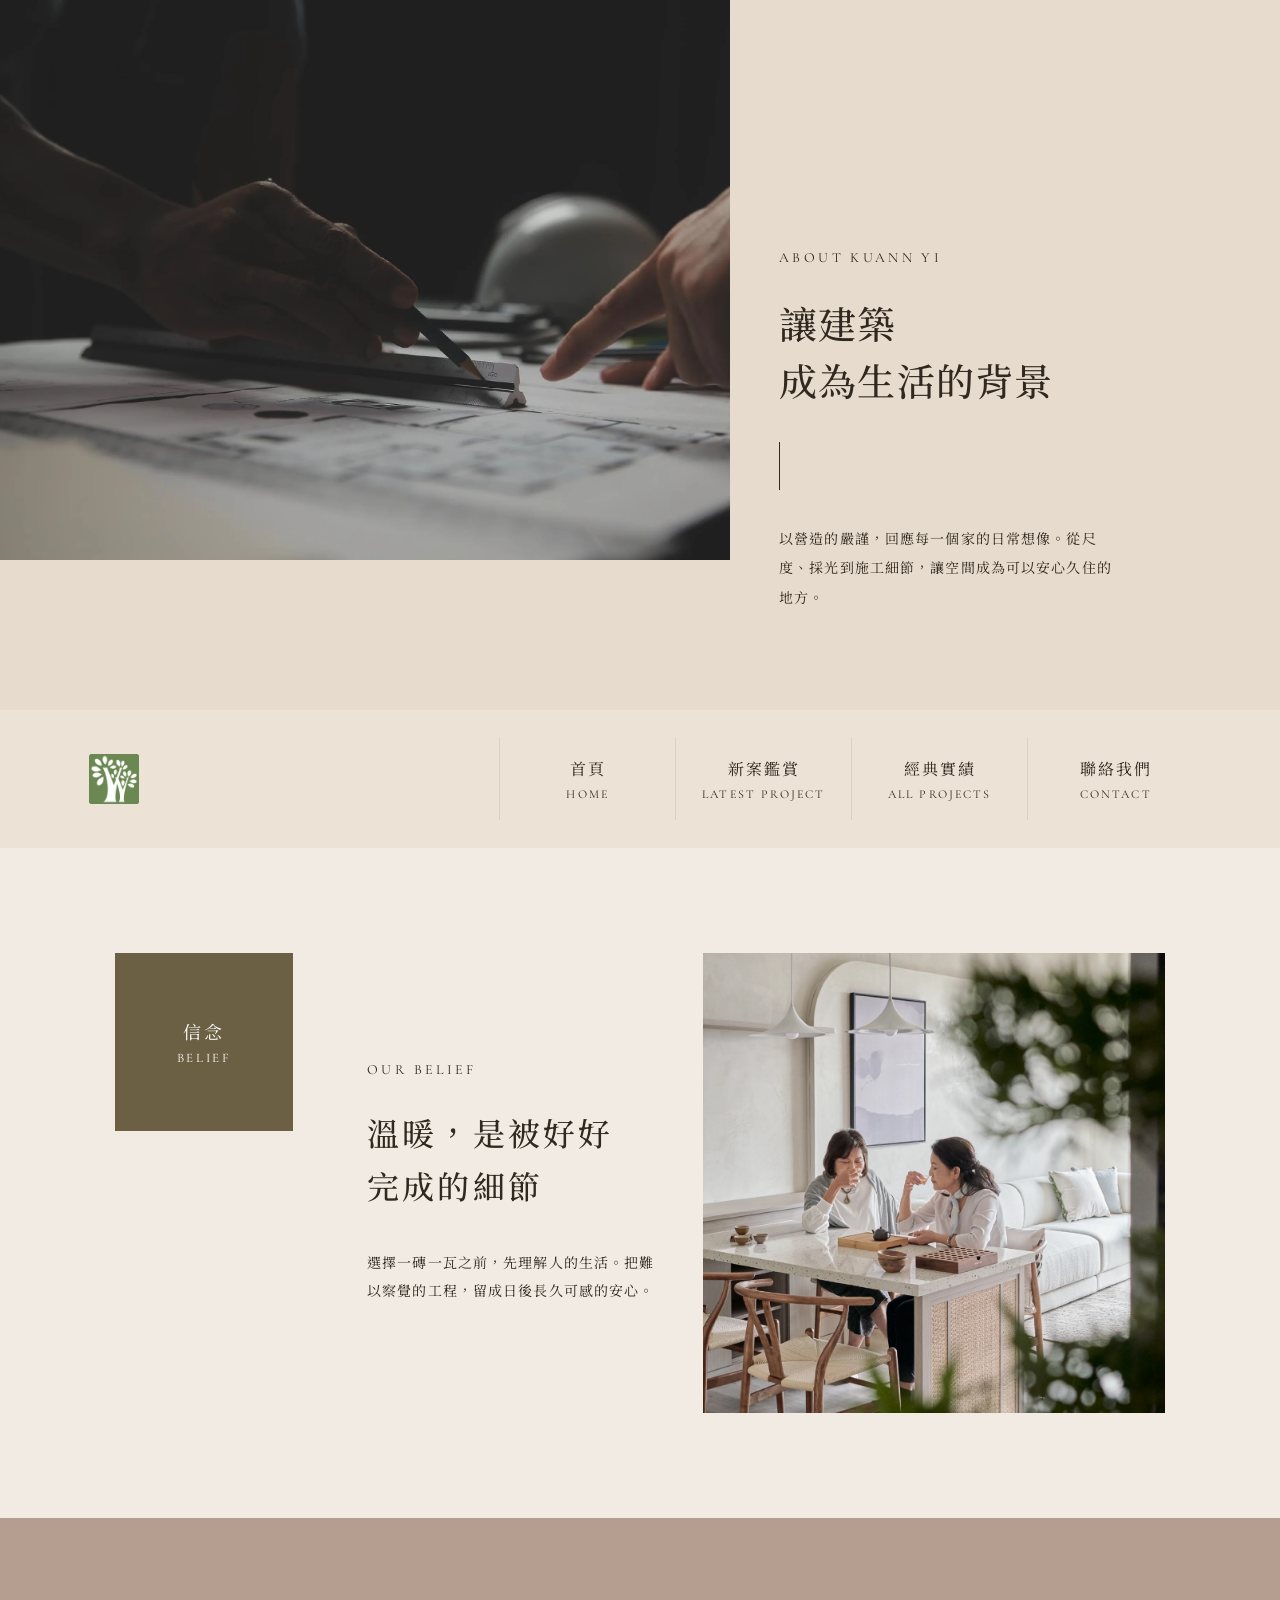
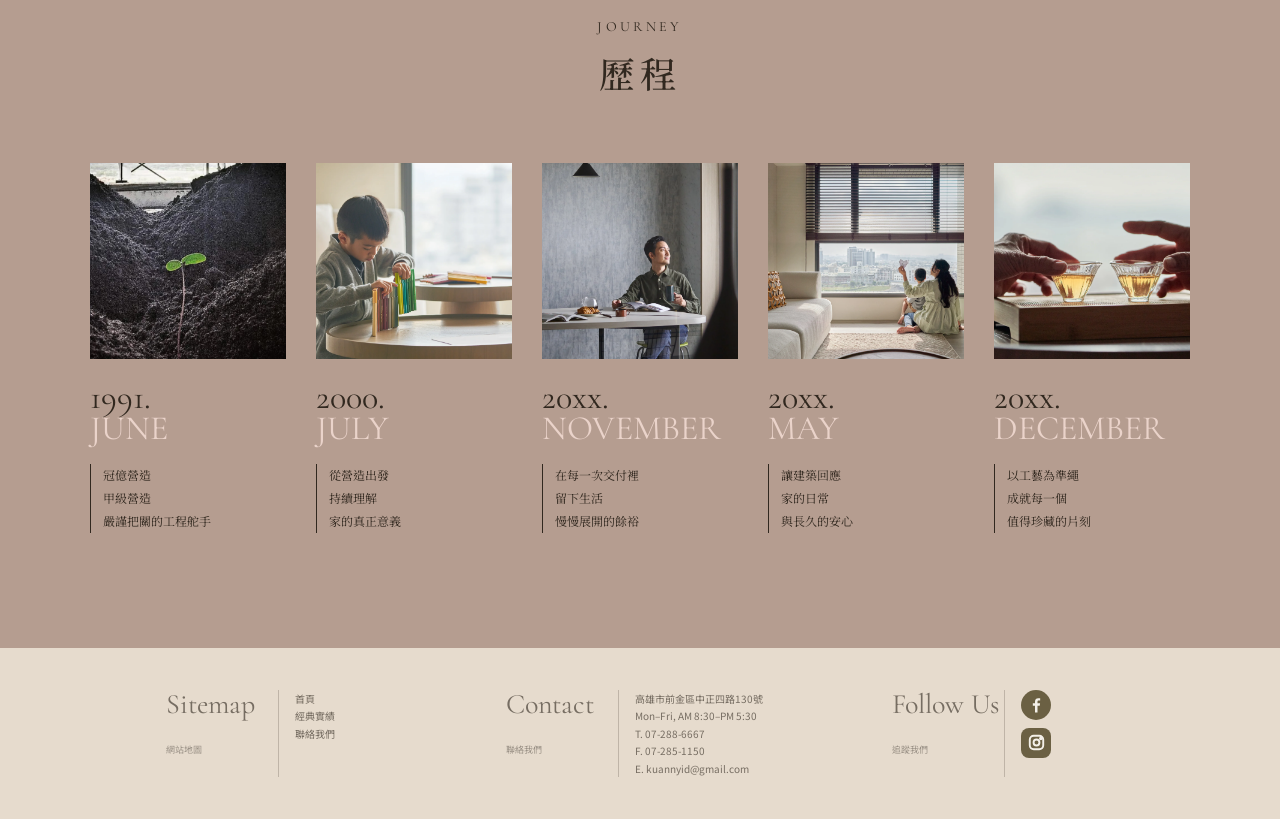
<file: v2/new-design/about.html>
<!doctype html>
<html lang="zh-Hant">
  <head>
    <meta charset="UTF-8" />
    <meta name="viewport" content="width=device-width, initial-scale=1.0" />
    <meta name="description" content="認識冠億建設的理念與歷程。" />
    <title>關於冠億｜冠億建設</title>
    <link rel="preconnect" href="https://fonts.googleapis.com" />
    <link rel="preconnect" href="https://fonts.gstatic.com" crossorigin />
    <link href="https://fonts.googleapis.com/css2?family=Cormorant+Garamond:wght@400;500;600&family=Noto+Serif+TC:wght@400;500;600&family=Noto+Sans+TC:wght@400;500&display=swap" rel="stylesheet" />
  <link rel="icon" href="IMG/favicon.ico" sizes="any" />
    <link rel="stylesheet" href="new-styles.css?v=24" />
  </head>
  <body class="reference-page about-page">
    <header class="site-header"><a class="site-logo" href="new-index.html" aria-label="冠億建設首頁"><img src="IMG/logo.jpg" alt="" /><span class="sr-only">冠億建設</span></a><div class="site-menu"><button class="menu-button" type="button" aria-expanded="false" aria-controls="site-nav"><span></span><span></span><span></span><b class="sr-only">開啟選單</b></button><nav id="site-nav" aria-label="主要導覽"><button class="menu-close" type="button" aria-label="關閉選單">×</button><a href="new-index.html">首頁</a><a aria-disabled="true" tabindex="-1">新案鑑賞</a><a href="projects.html">經典實績</a><a href="contact.html">聯絡我們</a></nav></div></header>
    <main>
      <div class="mobile-about">
      <section class="page-intro about-intro"><img src="IMG/webp/手機版img/手機版_2.webp" alt="規劃圖面中的建築細節" /><div><p class="section-label">ABOUT KUANN YI</p><h1>讓建築<br />成為生活的背景</h1><p>以營造的嚴謹，回應每一個家的日常想像。從尺度、採光到施工細節，讓空間成為可以安心久住的地方。</p></div></section>
      <section class="belief-section" aria-labelledby="belief-title"><p class="section-label">OUR BELIEF</p><h2 id="belief-title">溫暖，是被好好完成的細節</h2><div class="belief-rule"></div><p>選擇一磚一瓦之前，先理解人的生活。把難以察覺的工程，留成日後長久可感的安心。</p></section>
      <section class="history-section" aria-labelledby="history-title"><div class="section-heading"><p class="section-label">JOURNEY</p><h2 id="history-title">歷程</h2></div><div class="carousel history-carousel" aria-label="冠億建設歷程"><div class="carousel-track"><article class="history-card is-active"><img src="IMG/webp/手機版img/手機版_9.webp" alt="土壤中萌芽的幼苗" /><div class="history-card-copy"><time datetime="1991-06">1991.<em>JUNE</em></time><p>冠億營造<br />甲級營造<br />嚴謹把關的工程舵手</p></div></article><article class="history-card"><img src="IMG/webp/手機版img/手機版_10.webp" alt="在桌邊專注創作" loading="lazy" /><div class="history-card-copy"><time datetime="2000-07">2000.<em>JULY</em></time><p>從營造出發<br />持續理解<br />家的真正意義</p></div></article><article class="history-card"><img src="IMG/webp/手機版img/手機版_11.webp" alt="男子在餐桌旁專注工作" loading="lazy" /><div class="history-card-copy"><time>20xx.<em>NOVEMBER</em></time><p>在每一次交付裡<br />留下生活<br />慢慢展開的餘裕</p></div></article><article class="history-card"><img src="IMG/webp/手機版img/手機版_12.webp" alt="家人共處的客廳" loading="lazy" /><div class="history-card-copy"><time>20xx.<em>MAY</em></time><p>讓建築回應<br />家的日常<br />與長久的安心</p></div></article><article class="history-card"><img src="IMG/webp/手機版img/手機版_13.webp" alt="家人在茶席間共度時光" loading="lazy" /><div class="history-card-copy"><time>20xx.<em>DECEMBER</em></time><p>以工藝為準繩<br />成就每一個<br />值得珍藏的片刻</p></div></article></div><div class="carousel-pagination" aria-label="歷程卡片分頁"></div><div class="carousel-controls"><button class="carousel-control carousel-prev" type="button" aria-label="上一張歷程卡片"></button><button class="carousel-control carousel-next" type="button" aria-label="下一張歷程卡片"></button></div><p class="sr-only" aria-live="polite"></p></div></section>
      <footer class="mobile-footer"><section class="footer-contact"><h2>Contact</h2><p>聯絡我們</p><address>高雄市前金區中正四路130號<br />Mon–Fri, AM 8:30–PM 5:30<br />T. <a href="tel:+88672886667">07-288-6667</a><br />F. 07-285-1150<br />E. <a href="mailto:kuannyid@gmail.com">kuannyid@gmail.com</a></address></section><section class="footer-sitemap"><h2>Sitemap</h2><p>網站地圖</p><nav aria-label="網站地圖"><a href="new-index.html">首頁</a><a aria-disabled="true" tabindex="-1">新案鑑賞</a><a href="projects.html">經典實績</a><a href="contact.html">聯絡我們</a></nav></section><section class="footer-socials"><h2>Follow Us</h2><p>追蹤我們</p><div aria-label="社群連結"><a class="social-facebook" href="https://www.facebook.com/KUANNYIDEVELOPMENT/"><svg viewBox="0 0 24 24" aria-hidden="true"><path d="M13.8 21v-8h2.7l.4-3h-3.1V8.1c0-.9.3-1.5 1.6-1.5H17V3.9c-.3 0-1.2-.1-2.3-.1-2.3 0-3.9 1.4-3.9 4V10H8.2v3h2.6v8h3Z" /></svg><span class="sr-only">Facebook</span></a><a class="social-instagram" href="https://www.instagram.com/kuannyi/"><svg viewBox="0 0 24 24" aria-hidden="true"><rect x="3.5" y="3.5" width="17" height="17" rx="5" /><circle cx="12" cy="12" r="3.7" /><circle cx="17.4" cy="6.8" r="1" class="social-dot" /></svg><span class="sr-only">Instagram</span></a></div></section></footer>
      </div>

      <div class="desktop-about">
        <section class="desktop-about-hero"><img src="IMG/webp/網頁版img/網頁版_2.webp" alt="規劃圖面中的建築細節" /><div><p>ABOUT KUANN YI</p><h1>讓建築<br />成為生活的背景</h1><span></span><p>以營造的嚴謹，回應每一個家的日常想像。從尺度、採光到施工細節，讓空間成為可以安心久住的地方。</p></div></section>
        <nav class="desktop-nav" aria-label="主要導覽"><a class="desktop-logo" href="new-index.html"><img src="IMG/logo.jpg" alt="" /><span class="sr-only">冠億建設</span></a><a href="new-index.html">首頁<small>HOME</small></a><a href="projects.html">新案鑑賞<small>LATEST PROJECT</small></a><a href="projects.html">經典實績<small>ALL PROJECTS</small></a><a href="contact.html">聯絡我們<small>CONTACT</small></a></nav>
        <section class="desktop-about-belief"><div class="desktop-about-panel"><span>信念</span><small>BELIEF</small></div><div class="desktop-about-belief-copy"><p>OUR BELIEF</p><h2>溫暖，是被好好<br />完成的細節</h2><p>選擇一磚一瓦之前，先理解人的生活。把難以察覺的工程，留成日後長久可感的安心。</p></div><img src="IMG/webp/網頁版img/網頁版_3.webp" alt="兩位女性在家中品茶" /></section>
        <section class="desktop-about-history" aria-labelledby="desktop-about-history-title"><header><p>JOURNEY</p><h2 id="desktop-about-history-title">歷程</h2></header><div class="desktop-about-history-grid"><article><img src="IMG/webp/網頁版img/網頁版_9.webp" alt="土壤中萌芽的幼苗" /><time>1991.<em>JUNE</em></time><p>冠億營造<br />甲級營造<br />嚴謹把關的工程舵手</p></article><article><img src="IMG/webp/網頁版img/網頁版_10.webp" alt="孩子在桌邊專注創作" /><time>2000.<em>JULY</em></time><p>從營造出發<br />持續理解<br />家的真正意義</p></article><article><img src="IMG/webp/網頁版img/網頁版_11.webp" alt="男子在餐桌旁工作" /><time>20xx.<em>NOVEMBER</em></time><p>在每一次交付裡<br />留下生活<br />慢慢展開的餘裕</p></article><article><img src="IMG/webp/網頁版img/網頁版_12.webp" alt="家人共處的客廳" /><time>20xx.<em>MAY</em></time><p>讓建築回應<br />家的日常<br />與長久的安心</p></article><article><img src="IMG/webp/網頁版img/網頁版_13.webp" alt="家人以茶相聚" /><time>20xx.<em>DECEMBER</em></time><p>以工藝為準繩<br />成就每一個<br />值得珍藏的片刻</p></article></div></section>
        <footer class="desktop-footer"><section class="footer-sitemap"><h2>Sitemap</h2><p>網站地圖</p><nav aria-label="網站地圖"><a href="new-index.html">首頁</a><a href="projects.html">經典實績</a><a href="contact.html">聯絡我們</a></nav></section><section class="footer-contact"><h2>Contact</h2><p>聯絡我們</p><address>高雄市前金區中正四路130號<br />Mon–Fri, AM 8:30–PM 5:30<br />T. 07-288-6667<br />F. 07-285-1150<br />E. kuannyid@gmail.com</address></section><section class="footer-socials"><h2>Follow Us</h2><p>追蹤我們</p><div aria-label="社群連結"><a class="social-facebook" href="https://www.facebook.com/KUANNYIDEVELOPMENT/"><svg viewBox="0 0 24 24" aria-hidden="true"><path d="M13.8 21v-8h2.7l.4-3h-3.1V8.1c0-.9.3-1.5 1.6-1.5H17V3.9c-.3 0-1.2-.1-2.3-.1-2.3 0-3.9 1.4-3.9 4V10H8.2v3h2.6v8h3Z" /></svg><span class="sr-only">Facebook</span></a><a class="social-instagram" href="https://www.instagram.com/kuannyi/"><svg viewBox="0 0 24 24" aria-hidden="true"><rect x="3.5" y="3.5" width="17" height="17" rx="5" /><circle cx="12" cy="12" r="3.7" /><circle cx="17.4" cy="6.8" r="1" class="social-dot" /></svg><span class="sr-only">Instagram</span></a></div></section></footer>
      </div>
    </main>
    <script src="app.js?v=10"></script>
  </body>
</html>
</file>
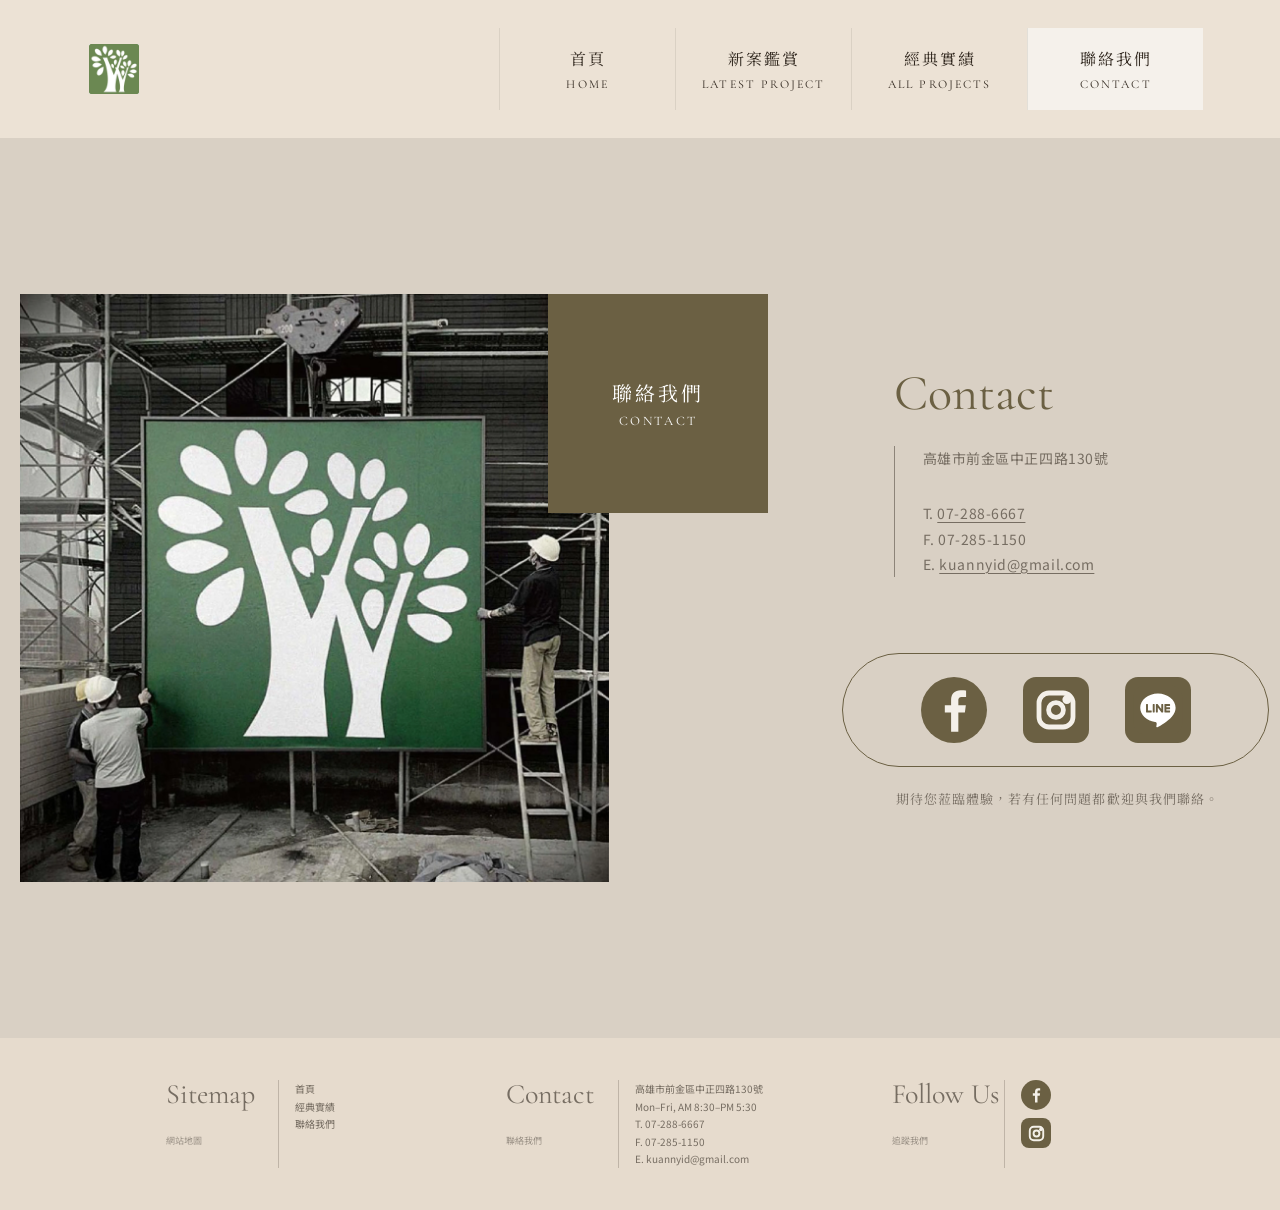
<file: v2/new-design/contact.html>
<!doctype html>
<html lang="zh-Hant">
  <head>
    <meta charset="UTF-8" />
    <meta name="viewport" content="width=device-width, initial-scale=1.0" />
    <meta name="description" content="聯絡冠億建設。" />
    <title>聯絡我們｜冠億建設</title>
    <link rel="preconnect" href="https://fonts.googleapis.com" />
    <link rel="preconnect" href="https://fonts.gstatic.com" crossorigin />
    <link href="https://fonts.googleapis.com/css2?family=Cormorant+Garamond:wght@400;500;600&family=Noto+Serif+TC:wght@400;500;600&family=Noto+Sans+TC:wght@400;500&display=swap" rel="stylesheet" />
    <link rel="icon" href="IMG/favicon.ico" sizes="any" />
    <link rel="stylesheet" href="new-styles.css?v=45" />
  </head>
  <body class="reference-page contact-page">
    <div class="mobile-contact">
    <header class="site-header"><a class="site-logo" href="new-index.html" aria-label="冠億建設首頁"><img src="IMG/logo.jpg" alt="" /><span class="sr-only">冠億建設</span></a><div class="site-menu"><button class="menu-button" type="button" aria-expanded="false" aria-controls="site-nav"><span></span><span></span><span></span><b class="sr-only">開啟選單</b></button><nav id="site-nav" aria-label="主要導覽"><button class="menu-close" type="button" aria-label="關閉選單">×</button><a href="new-index.html">首頁</a><a aria-disabled="true" tabindex="-1">新案鑑賞</a><a href="projects.html">經典實績</a><a aria-current="page" href="contact.html">聯絡我們</a></nav></div></header>
    <main><section class="page-title contact-page-title"><p class="section-label">CONTACT</p><h1>聯絡我們</h1><p>從第一個想法開始，讓我們一起把生活的想像，落實成可久住的建築。</p></section></main>
    <footer class="contact-section"><img src="IMG/webp/手機版img/手機版_15.webp" alt="冠億建設施工中的品牌招牌" /><div class="contact-title"><span>聯絡我們</span><small>CONTACT</small></div><div class="contact-copy"><h2>Contact</h2><p>高雄市前金區中正四路130號<br />T. <a href="tel:+88672886667">07-288-6667</a><br />F. 07-285-1150<br />E. <a href="mailto:kuannyid@gmail.com">kuannyid@gmail.com</a></p></div><div class="social-links" aria-label="社群連結"><a class="social-facebook" href="https://www.facebook.com/KUANNYIDEVELOPMENT/"><svg viewBox="0 0 24 24" aria-hidden="true"><path d="M13.8 21v-8h2.7l.4-3h-3.1V8.1c0-.9.3-1.5 1.6-1.5H17V3.9c-.3 0-1.2-.1-2.3-.1-2.3 0-3.9 1.4-3.9 4V10H8.2v3h2.6v8h3Z" /></svg><span class="sr-only">Facebook</span></a><a class="social-instagram" href="https://www.instagram.com/kuannyi/"><svg viewBox="0 0 24 24" aria-hidden="true"><rect x="3.5" y="3.5" width="17" height="17" rx="5" /><circle cx="12" cy="12" r="3.7" /><circle cx="17.4" cy="6.8" r="1" class="social-dot" /></svg><span class="sr-only">Instagram</span></a><a class="social-line" href="contact.html"><img src="IMG/line-logo.svg" alt="" /><span class="sr-only">LINE</span></a></div><small class="copyright">© 2026 KUANN YI CONSTRUCTION.</small></footer>
    <footer class="mobile-footer"><section class="footer-contact"><h2>Contact</h2><p>聯絡我們</p><address>高雄市前金區中正四路130號<br />Mon–Fri, AM 8:30–PM 5:30<br />T. <a href="tel:+88672886667">07-288-6667</a><br />F. 07-285-1150<br />E. <a href="mailto:kuannyid@gmail.com">kuannyid@gmail.com</a></address></section><section class="footer-sitemap"><h2>Sitemap</h2><p>網站地圖</p><nav aria-label="網站地圖"><a href="new-index.html">首頁</a><a aria-disabled="true" tabindex="-1">新案鑑賞</a><a href="projects.html">經典實績</a><a href="contact.html">聯絡我們</a></nav></section><section class="footer-socials"><h2>Follow Us</h2><p>追蹤我們</p><div aria-label="社群連結"><a class="social-facebook" href="https://www.facebook.com/KUANNYIDEVELOPMENT/"><svg viewBox="0 0 24 24" aria-hidden="true"><path d="M13.8 21v-8h2.7l.4-3h-3.1V8.1c0-.9.3-1.5 1.6-1.5H17V3.9c-.3 0-1.2-.1-2.3-.1-2.3 0-3.9 1.4-3.9 4V10H8.2v3h2.6v8h3Z" /></svg><span class="sr-only">Facebook</span></a><a class="social-instagram" href="https://www.instagram.com/kuannyi/"><svg viewBox="0 0 24 24" aria-hidden="true"><rect x="3.5" y="3.5" width="17" height="17" rx="5" /><circle cx="12" cy="12" r="3.7" /><circle cx="17.4" cy="6.8" r="1" class="social-dot" /></svg><span class="sr-only">Instagram</span></a></div></section></footer>
    </div>
    <main class="desktop-contact">
      <h1 class="sr-only">聯絡冠億建設</h1>
      <nav class="desktop-nav" aria-label="主要導覽"><a class="desktop-logo" href="new-index.html"><img src="IMG/logo.jpg" alt="" /><span class="sr-only">冠億建設</span></a><a href="new-index.html">首頁<small>HOME</small></a><a href="projects.html">新案鑑賞<small>LATEST PROJECT</small></a><a href="projects.html">經典實績<small>ALL PROJECTS</small></a><a aria-current="page" href="contact.html">聯絡我們<small>CONTACT</small></a></nav>
      <section class="desktop-contact-details" aria-labelledby="desktop-contact-title"><div class="desktop-contact-visual"><img src="IMG/webp/網頁版img/網頁版_15.webp" alt="冠億建設施工中的品牌招牌" /><div class="desktop-contact-panel"><span>聯絡我們</span><small>CONTACT</small></div></div><div class="desktop-contact-copy"><h2 id="desktop-contact-title">Contact</h2><div class="desktop-contact-info"><p>高雄市前金區中正四路130號</p><p>T. <a href="tel:+88672886667">07-288-6667</a><br />F. 07-285-1150<br />E. <a href="mailto:kuannyid@gmail.com">kuannyid@gmail.com</a></p></div><div class="social-links desktop-social-links" aria-label="社群連結"><a class="social-facebook" href="https://www.facebook.com/KUANNYIDEVELOPMENT/"><svg viewBox="0 0 24 24" aria-hidden="true"><path d="M13.8 21v-8h2.7l.4-3h-3.1V8.1c0-.9.3-1.5 1.6-1.5H17V3.9c-.3 0-1.2-.1-2.3-.1-2.3 0-3.9 1.4-3.9 4V10H8.2v3h2.6v8h3Z" /></svg><span class="sr-only">Facebook</span></a><a class="social-instagram" href="https://www.instagram.com/kuannyi/"><svg viewBox="0 0 24 24" aria-hidden="true"><rect x="3.5" y="3.5" width="17" height="17" rx="5" /><circle cx="12" cy="12" r="3.7" /><circle cx="17.4" cy="6.8" r="1" class="social-dot" /></svg><span class="sr-only">Instagram</span></a><a class="social-line" href="contact.html"><img src="IMG/line-logo.svg" alt="" /><span class="sr-only">LINE</span></a></div><p class="desktop-contact-note">期待您蒞臨體驗，若有任何問題都歡迎與我們聯絡。</p></div></section>
      <footer class="desktop-footer"><section class="footer-sitemap"><h2>Sitemap</h2><p>網站地圖</p><nav aria-label="網站地圖"><a href="new-index.html">首頁</a><a href="projects.html">經典實績</a><a href="contact.html">聯絡我們</a></nav></section><section class="footer-contact"><h2>Contact</h2><p>聯絡我們</p><address>高雄市前金區中正四路130號<br />Mon–Fri, AM 8:30–PM 5:30<br />T. 07-288-6667<br />F. 07-285-1150<br />E. kuannyid@gmail.com</address></section><section class="footer-socials"><h2>Follow Us</h2><p>追蹤我們</p><div aria-label="社群連結"><a class="social-facebook" href="https://www.facebook.com/KUANNYIDEVELOPMENT/"><svg viewBox="0 0 24 24" aria-hidden="true"><path d="M13.8 21v-8h2.7l.4-3h-3.1V8.1c0-.9.3-1.5 1.6-1.5H17V3.9c-.3 0-1.2-.1-2.3-.1-2.3 0-3.9 1.4-3.9 4V10H8.2v3h2.6v8h3Z" /></svg><span class="sr-only">Facebook</span></a><a class="social-instagram" href="https://www.instagram.com/kuannyi/"><svg viewBox="0 0 24 24" aria-hidden="true"><rect x="3.5" y="3.5" width="17" height="17" rx="5" /><circle cx="12" cy="12" r="3.7" /><circle cx="17.4" cy="6.8" r="1" class="social-dot" /></svg><span class="sr-only">Instagram</span></a></div></section></footer>
    </main>
    <script src="app.js?v=10"></script>
  </body>
</html>
</file>
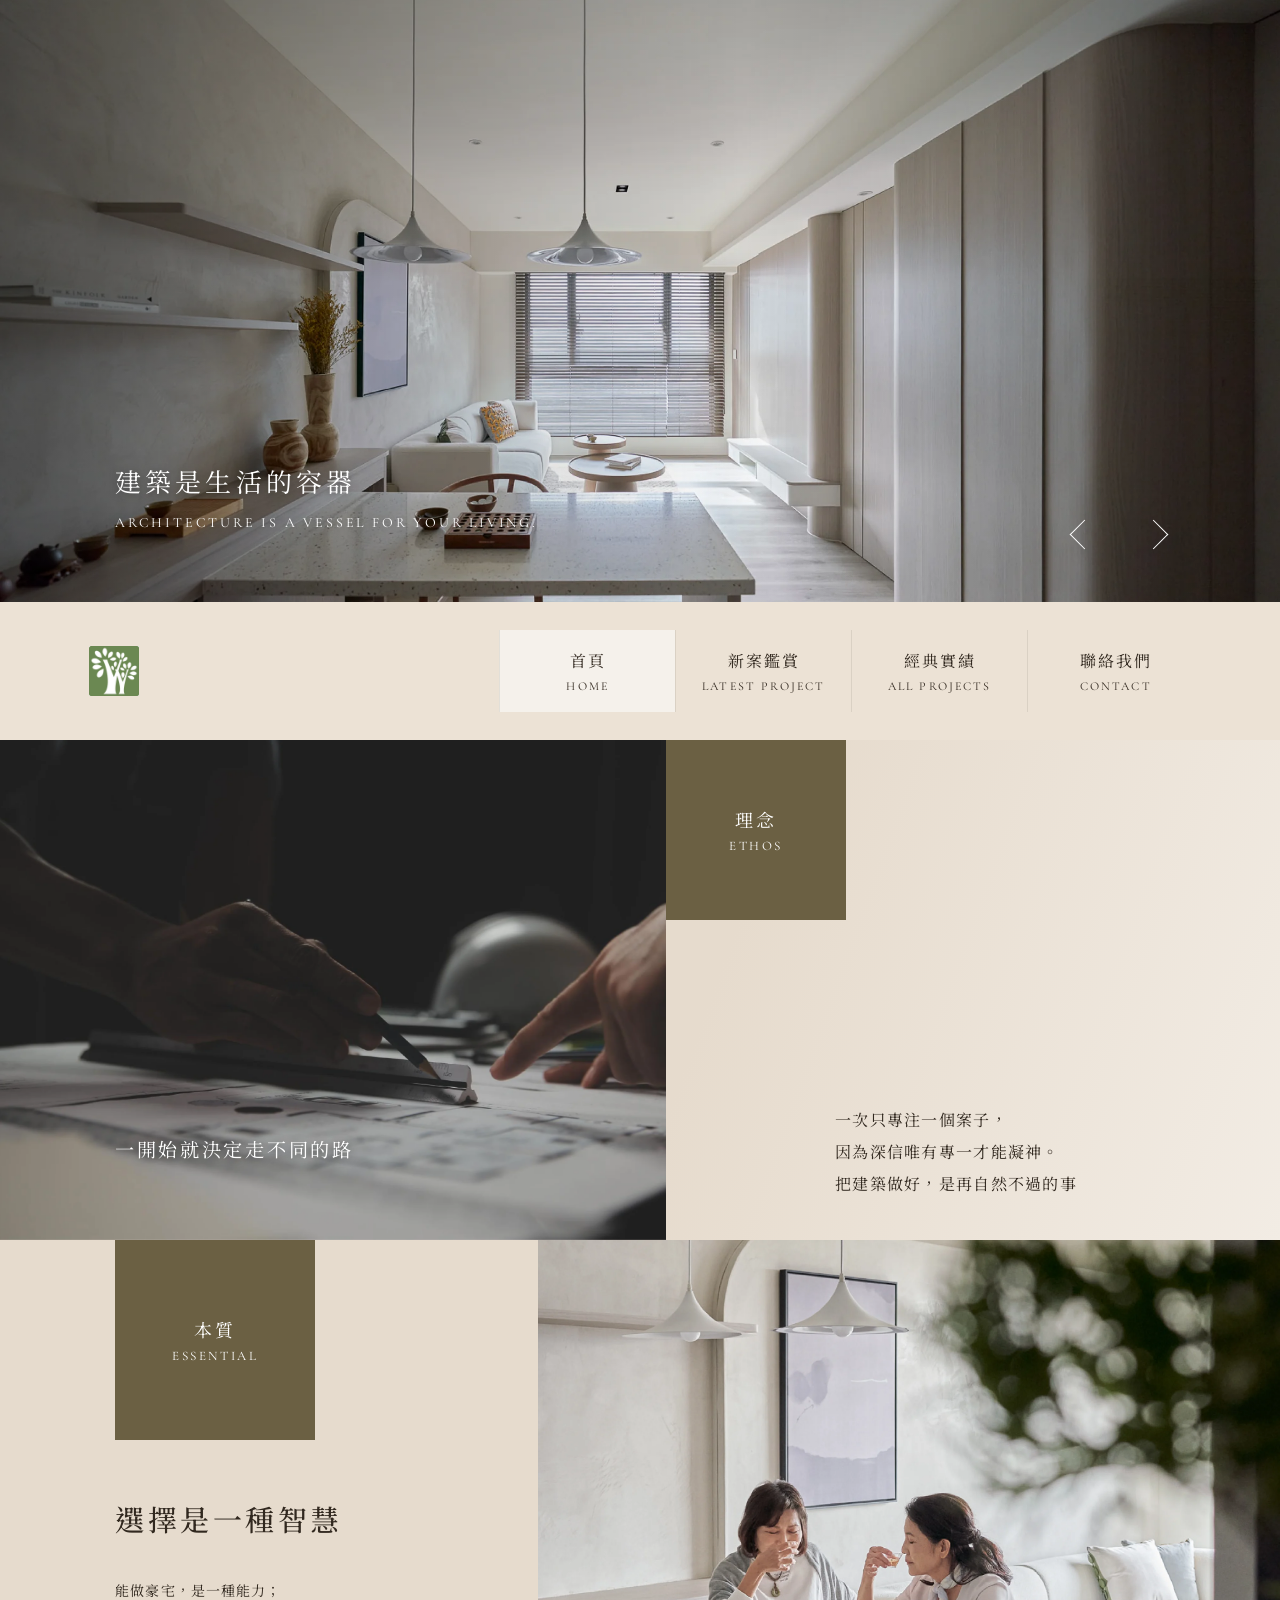
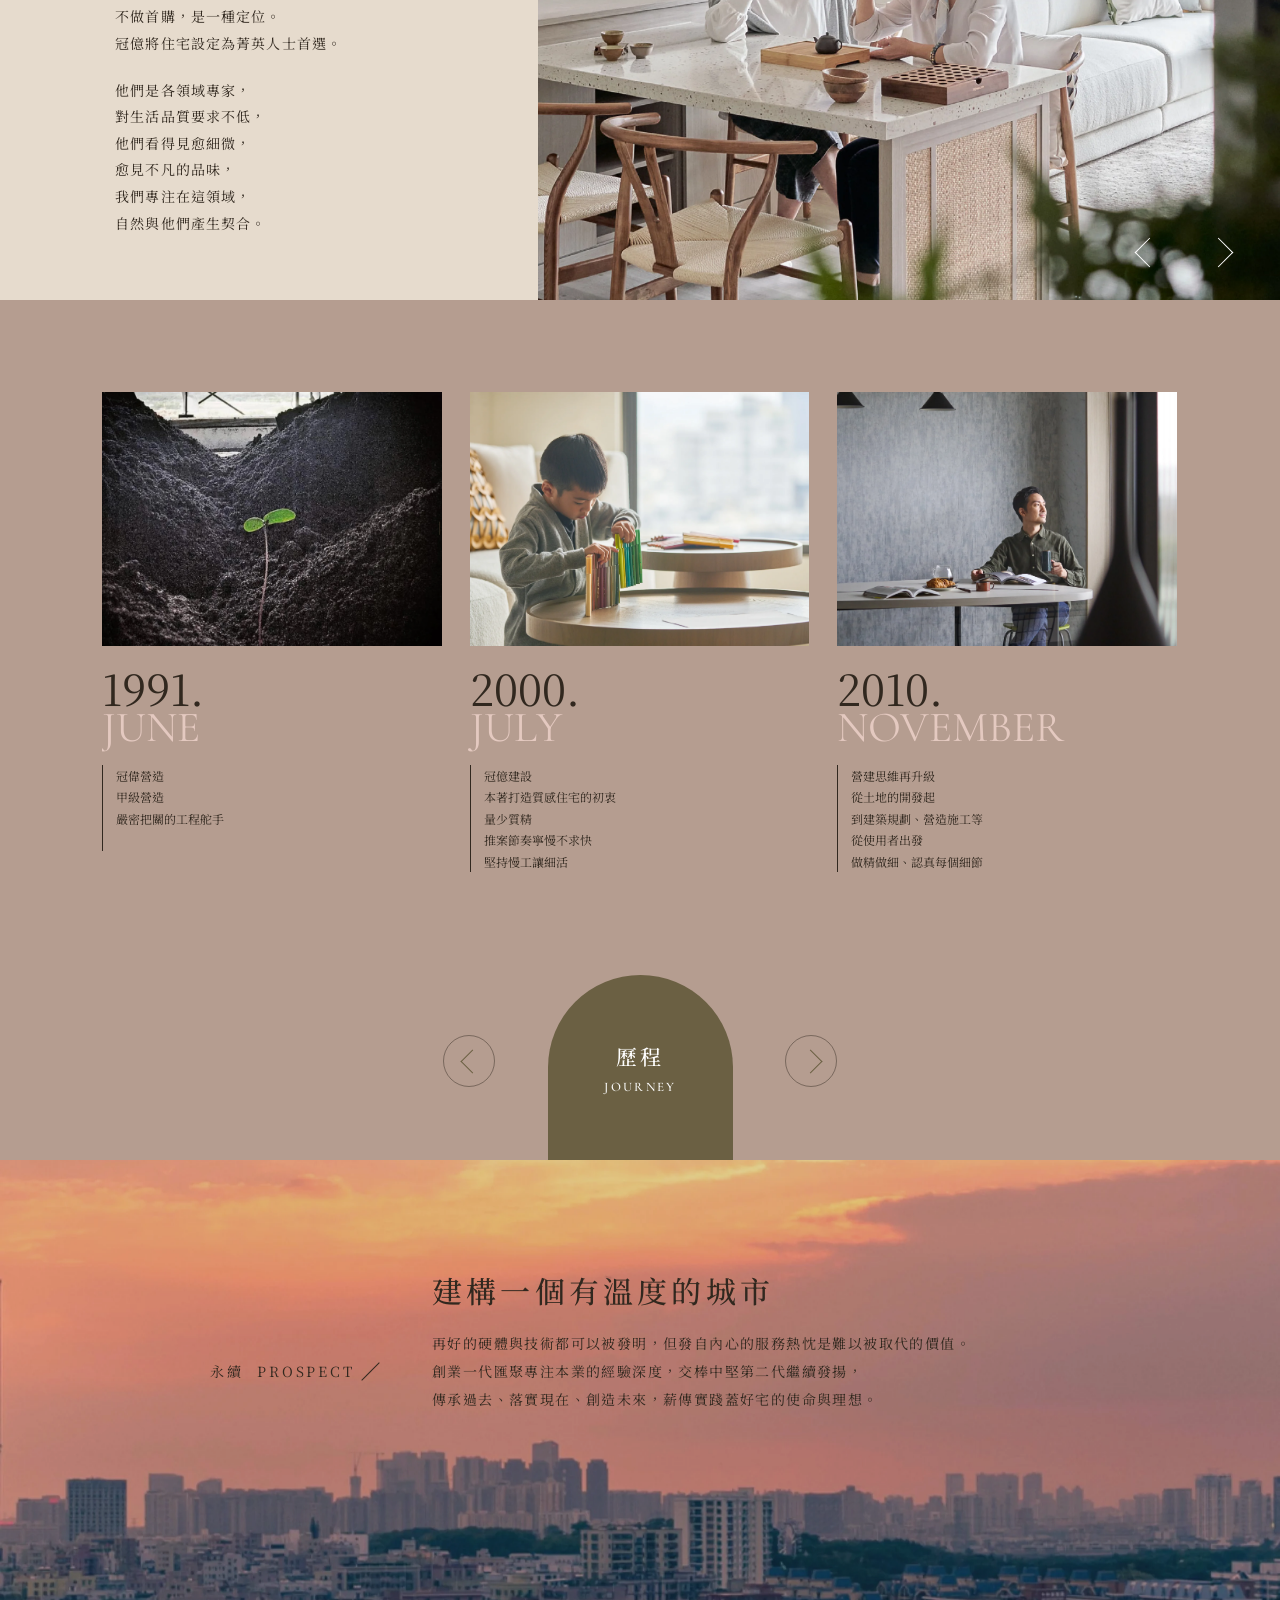
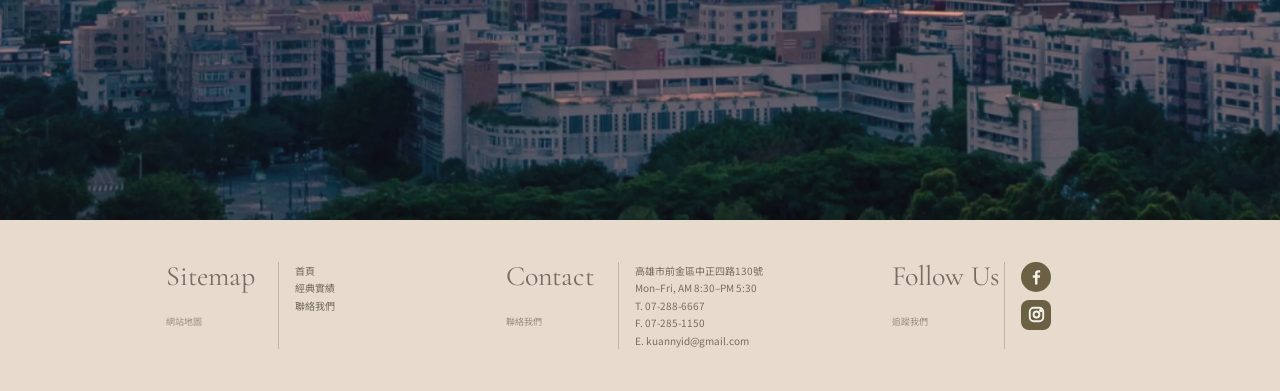
<file: v2/new-design/new-index.html>
<!doctype html>
<html lang="zh-Hant">
  <head>
    <meta charset="UTF-8" />
    <meta name="viewport" content="width=device-width, initial-scale=1.0" />
    <meta name="description" content="冠億建設，以嚴謹工藝築起有溫度的好宅。" />
    <title>冠億建設｜甲級營造</title>
    <link rel="preconnect" href="https://fonts.googleapis.com" />
    <link rel="preconnect" href="https://fonts.gstatic.com" crossorigin />
    <link href="https://fonts.googleapis.com/css2?family=Cormorant+Garamond:wght@400;500;600&family=Noto+Serif+TC:wght@400;500;600&family=Noto+Sans+TC:wght@400;500&display=swap" rel="stylesheet" />
    <link rel="icon" href="IMG/favicon.ico" sizes="any" />
    <link rel="stylesheet" href="new-styles.css?v=60" />
  </head>
  <body class="reference-page home-page">
    <main id="top">
      <div class="mobile-home">
      <h1 class="sr-only">冠億建設</h1>
      <section class="hero carousel hero-carousel reveal home-hero-intro" aria-label="冠億建設首頁主視覺">
        <div class="carousel-track">
          <article class="hero-slide is-active"><img src="IMG/webp/手機版img/手機版_1.webp" alt="明亮的客餐廳生活空間" /></article>
          <article class="hero-slide"><img src="IMG/webp/手機版img/手機版_4.webp" alt="女性在家中抱著貓" loading="lazy" /></article>
          <article class="hero-slide"><img src="IMG/webp/手機版img/手機版_3.webp" alt="兩位女性在居家空間品茶" loading="lazy" /></article>
        </div>
        <a class="hero-brand" href="new-index.html" aria-label="冠億建設首頁"><img src="IMG/logo.jpg" alt="" /><span class="sr-only">冠億建設</span></a>
        <div class="hero-caption reveal-copy"><p>建築是生活的容器</p><small>ARCHITECTURE IS A VESSEL<br />FOR YOUR LIVING.</small></div>
        <div class="carousel-pagination" aria-label="首頁主視覺分頁"></div><p class="sr-only" aria-live="polite"></p>
        <div class="hero-navigation"><button class="menu-button" type="button" aria-expanded="false" aria-controls="site-nav"><span></span><span></span><span></span><b class="sr-only">開啟選單</b></button><nav id="site-nav" aria-label="主要導覽"><button class="menu-close" type="button" aria-label="關閉選單">×</button><a aria-current="page" href="new-index.html">首頁</a><a aria-disabled="true" tabindex="-1">新案鑑賞</a><a href="projects.html">經典實績</a><a href="contact.html">聯絡我們</a></nav></div>
      </section>
      <section class="mobile-ethos reveal" aria-labelledby="mobile-ethos-title">
        <img class="reveal-media" src="IMG/webp/手機版img/手機版_2.webp" alt="規劃圖面中的建築細節" />
        <div class="mobile-section-label reveal-label"><span>理念</span><small>ETHOS</small></div>
        <div class="mobile-ethos-copy reveal-copy"><h2 id="mobile-ethos-title">一開始就決定走不同的路</h2><p>一次只專注一個案子<br />因為深信唯有專一才能凝神</p><p>把建築做好<br />是再自然不過的事</p></div>
      </section>
      <section class="mobile-essential reveal" aria-labelledby="mobile-essential-title">
        <div class="mobile-essential-media carousel essential-carousel reveal-media" aria-label="本質生活影像">
          <div class="carousel-track"><article class="mobile-essential-slide is-active"><img src="IMG/webp/手機版img/手機版_3.webp" alt="兩位女性在居家空間品茶" /></article><article class="mobile-essential-slide"><img src="IMG/webp/手機版img/手機版_4.webp" alt="女性在家中抱著貓" loading="lazy" /></article><article class="mobile-essential-slide"><img src="IMG/webp/手機版img/手機版_13.webp" alt="家人在茶席間共度時光" loading="lazy" /></article></div><div class="carousel-pagination" aria-hidden="true"></div>
          <div class="mobile-section-label reveal-label"><span>本質</span><small>ESSENTIAL</small></div><div class="carousel-controls"><button class="carousel-control carousel-prev" type="button" aria-label="上一張本質圖片"></button><button class="carousel-control carousel-next" type="button" aria-label="下一張本質圖片"></button></div><p class="sr-only" aria-live="polite"></p>
        </div>
        <div class="mobile-essential-copy reveal-copy"><h2 id="mobile-essential-title">選擇是一種智慧</h2><p>能做豪宅，是一種能力<br />不做首購，是一種定位<br />冠億將住宅設定為菁英人士首選</p><p>他們是各領域專家，對生活品質要求不低<br />他們看得見愈細微，愈見不凡的品味<br />我們專注在這領域，自然與他們產生契合</p></div>
      </section>
      <section class="journey-carousel carousel reveal" aria-label="冠億建設歷程">
        <div class="carousel-track reveal-media">
          <article class="journey-card is-active"><img src="IMG/webp/手機版img/手機版_9.webp" alt="土壤中的新芽" /><div class="journey-card-copy"><time>1991.<em>JUNE</em></time><p>冠偉營造<br />甲級營造<br />嚴密把關的工程舵手</p></div></article>
          <article class="journey-card"><img src="IMG/webp/手機版img/手機版_10.webp" alt="在桌邊專注創作" loading="lazy" /><div class="journey-card-copy"><time>2000.<em>JULY</em></time><p>冠億建設<br />本著打造質感住宅的初衷<br />量少質精<br />推案節奏寧慢不求快<br />堅持慢工讓細活</p></div></article>
          <article class="journey-card"><img src="IMG/webp/手機版img/手機版_11.webp" alt="男子在餐桌旁專注工作" loading="lazy" /><div class="journey-card-copy"><time>2010.<em>NOVEMBER</em></time><p>營建思維再升級<br />從土地的開發起<br />到建築規劃、營造施工等<br />從使用者出發<br />做精做細、認真每個細節</p></div></article>
          <article class="journey-card"><img src="IMG/webp/手機版img/手機版_12.webp" alt="家人在窗邊共度時光" loading="lazy" /><div class="journey-card-copy"><time>2012.<em>MAY</em></time><p>轉型精緻建築風格<br />每一塊土地都得來不易<br />都有它的故事<br />更加應該用誠實的好品質<br />讓立於其上的建築繼續為子孫遮風避雨</p></div></article>
          <article class="journey-card"><img src="IMG/webp/手機版img/手機版_13.webp" alt="茶席上的團聚時光" loading="lazy" /><div class="journey-card-copy"><time>2020.<em>DECEMBER</em></time><p>冠億再進化<br />堅持對品質品味的用心與努力<br />致力成為最好的營建商<br />成就實用、安全、美感兼具的建築事業團隊</p></div></article>
        </div>
        <div class="carousel-pagination" aria-hidden="true"></div><div class="carousel-controls"><button class="carousel-control carousel-prev" type="button" aria-label="上一張歷程卡片"></button><button class="carousel-control carousel-next" type="button" aria-label="下一張歷程卡片"></button></div><div class="journey-badge reveal-label"><span>歷程</span><small>JOURNEY</small></div><p class="sr-only" aria-live="polite"></p>
      </section>
      <section class="sustainability-section reveal" aria-label="永續：建構一個有溫度的城市"><img class="reveal-media" src="IMG/webp/手機版img/手機版_14.webp" alt="夕陽下的城市天際線" /><div class="mobile-sustainability-copy"><small>永續&nbsp; PROSPECT</small><span aria-hidden="true"></span><h2>建構一個有溫度的城市</h2><p>再好的硬體與技術都可以被發明，<br />但發自內心的服務熱忱<br />是難以被取代的價值。</p><p>創業一代匯聚專注本業的經驗深度<br />交棒中堅第二代繼續發揚<br />傳承過去、落實現在、創造未來<br />薪傳實踐蓋好宅的使命與理想。</p></div></section>
      <footer class="mobile-footer"><section class="footer-contact"><h2>Contact</h2><p>聯絡我們</p><address>高雄市前金區中正四路130號<br />Mon–Fri, AM 8:30–PM 5:30<br />T. <a href="tel:+88672886667">07-288-6667</a><br />F. 07-285-1150<br />E. <a href="mailto:kuannyid@gmail.com">kuannyid@gmail.com</a></address></section><section class="footer-sitemap"><h2>Sitemap</h2><p>網站地圖</p><nav aria-label="網站地圖"><a href="new-index.html">首頁</a><a aria-disabled="true" tabindex="-1">新案鑑賞</a><a href="projects.html">經典實績</a><a href="contact.html">聯絡我們</a></nav></section><section class="footer-socials"><h2>Follow Us</h2><p>追蹤我們</p><div aria-label="社群連結"><a class="social-facebook" href="https://www.facebook.com/KUANNYIDEVELOPMENT/"><svg viewBox="0 0 24 24" aria-hidden="true"><path d="M13.8 21v-8h2.7l.4-3h-3.1V8.1c0-.9.3-1.5 1.6-1.5H17V3.9c-.3 0-1.2-.1-2.3-.1-2.3 0-3.9 1.4-3.9 4V10H8.2v3h2.6v8h3Z" /></svg><span class="sr-only">Facebook</span></a><a class="social-instagram" href="https://www.instagram.com/kuannyi/"><svg viewBox="0 0 24 24" aria-hidden="true"><rect x="3.5" y="3.5" width="17" height="17" rx="5" /><circle cx="12" cy="12" r="3.7" /><circle cx="17.4" cy="6.8" r="1" class="social-dot" /></svg><span class="sr-only">Instagram</span></a></div></section></footer>
      </div>

      <div class="desktop-home">
        <h1 class="sr-only">冠億建設</h1>
        <section class="desktop-hero carousel desktop-hero-carousel reveal home-hero-intro" aria-label="冠億建設首頁主視覺">
          <div class="carousel-track"><article class="desktop-hero-slide is-active"><img src="IMG/webp/網頁版img/網頁版_1.webp" alt="明亮的客餐廳生活空間" /></article><article class="desktop-hero-slide"><img src="IMG/webp/網頁版img/網頁版_4.webp" alt="女子與貓咪在家中共處" loading="lazy" /></article><article class="desktop-hero-slide"><img src="IMG/webp/網頁版img/網頁版_3.webp" alt="兩位女性在家中品茶" loading="lazy" /></article></div>
          <div class="desktop-hero-caption reveal-copy"><p>建築是生活的容器</p><small>ARCHITECTURE IS A VESSEL FOR YOUR LIVING.</small></div><div class="carousel-pagination" aria-label="首頁主視覺分頁"></div><div class="carousel-controls"><button class="carousel-control carousel-prev" type="button" aria-label="上一張首頁主視覺"></button><button class="carousel-control carousel-next" type="button" aria-label="下一張首頁主視覺"></button></div><p class="sr-only" aria-live="polite"></p>
        </section>
        <nav class="desktop-nav reveal reveal-nav" aria-label="主要導覽"><a class="desktop-logo" href="new-index.html"><img src="IMG/logo.jpg" alt="" /><span class="sr-only">冠億建設</span></a><a aria-current="page" href="new-index.html">首頁<small>HOME</small></a><a href="projects.html">新案鑑賞<small>LATEST PROJECT</small></a><a href="projects.html">經典實績<small>ALL PROJECTS</small></a><a href="contact.html">聯絡我們<small>CONTACT</small></a></nav>
        <section class="desktop-ethos reveal"><img class="reveal-media" src="IMG/webp/網頁版img/網頁版_2.webp" alt="規劃圖面中的建築細節" /><p class="desktop-ethos-caption reveal-copy">一開始就決定走不同的路</p><div class="desktop-ethos-label reveal-label"><span>理念</span><small>ETHOS</small></div><div class="desktop-ethos-copy reveal-copy"><h2 class="sr-only">理念</h2><p>一次只專注一個案子，<br />因為深信唯有專一才能凝神。<br />把建築做好，是再自然不過的事</p></div></section>
        <section class="desktop-essential reveal"><div class="desktop-essential-copy reveal-copy"><div class="desktop-panel"><span>本質</span><small>ESSENTIAL</small></div><h2>選擇是一種智慧</h2><p>能做豪宅，是一種能力；<br />不做首購，是一種定位。<br />冠億將住宅設定為菁英人士首選。</p><p>他們是各領域專家，<br />對生活品質要求不低，<br />他們看得見愈細微，<br />愈見不凡的品味，<br />我們專注在這領域，<br />自然與他們產生契合。</p></div>
          <div class="desktop-essential-media carousel desktop-essential-carousel reveal-media" aria-label="本質生活影像"><div class="carousel-track"><article class="desktop-essential-slide is-active"><img src="IMG/webp/網頁版img/網頁版_3.webp" alt="兩位女性在家中品茶" /></article><article class="desktop-essential-slide"><img src="IMG/webp/網頁版img/網頁版_4.webp" alt="女子與貓咪在家中共處" loading="lazy" /></article><article class="desktop-essential-slide"><img src="IMG/webp/網頁版img/網頁版_13.webp" alt="家人以茶相聚" loading="lazy" /></article></div><div class="carousel-pagination" aria-label="本質圖片分頁"></div><div class="carousel-controls"><button class="carousel-control carousel-prev" type="button" aria-label="上一張本質圖片"></button><button class="carousel-control carousel-next" type="button" aria-label="下一張本質圖片"></button></div><p class="sr-only" aria-live="polite"></p></div></section>
        <section class="desktop-history desktop-history-carousel carousel reveal" aria-labelledby="desktop-history-title">
          <div class="desktop-history-viewport reveal-media">
            <div class="carousel-track desktop-history-cards">
              <article><img src="IMG/webp/網頁版img/網頁版_9.webp" alt="土壤中的新芽" /><div><time><span class="desktop-history-year">1991.</span><em>JUNE</em></time><p>冠偉營造<br />甲級營造<br />嚴密把關的工程舵手</p></div></article>
              <article><img src="IMG/webp/網頁版img/網頁版_10.webp" alt="孩子在桌邊專注創作" loading="lazy" /><div><time><span class="desktop-history-year">2000.</span><em>JULY</em></time><p>冠億建設<br />本著打造質感住宅的初衷<br />量少質精<br />推案節奏寧慢不求快<br />堅持慢工讓細活</p></div></article>
              <article><img src="IMG/webp/網頁版img/網頁版_11.webp" alt="男子在餐桌旁工作" loading="lazy" /><div><time><span class="desktop-history-year">2010.</span><em>NOVEMBER</em></time><p>營建思維再升級<br />從土地的開發起<br />到建築規劃、營造施工等<br />從使用者出發<br />做精做細、認真每個細節</p></div></article>
              <article><img src="IMG/webp/網頁版img/網頁版_12.webp" alt="家人在窗邊共度時光" loading="lazy" /><div><time><span class="desktop-history-year">2012.</span><em>MAY</em></time><p>轉型精緻建築風格<br />每一塊土地都得來不易<br />都有它的故事<br />更加應該用誠實的好品質<br />讓立於其上的建築繼續為子孫遮風避雨</p></div></article>
              <article><img src="IMG/webp/網頁版img/網頁版_13.webp" alt="茶席上的團聚時光" loading="lazy" /><div><time><span class="desktop-history-year">2020.</span><em>DECEMBER</em></time><p>冠億再進化<br />堅持對品質品味的用心與努力<br />致力成為最好的營建商<br />成就實用、安全、美感兼具的建築事業團隊</p></div></article>
            </div>
          </div>
          <div class="carousel-controls"><button class="carousel-control carousel-prev" type="button" aria-label="上一組歷程卡片"></button><button class="carousel-control carousel-next" type="button" aria-label="下一組歷程卡片"></button></div>
          <h2 id="desktop-history-title" class="reveal-label">歷程<small>JOURNEY</small></h2><p class="sr-only" aria-live="polite"></p>
        </section>
        <section class="desktop-sustainability reveal"><img class="reveal-media" src="IMG/webp/網頁版img/網頁版_14.webp" alt="夕陽下的城市天際線" /><div class="reveal-copy"><small>永續&nbsp; PROSPECT</small><h2>建構一個有溫度的城市</h2><p>再好的硬體與技術都可以被發明，但發自內心的服務熱忱是難以被取代的價值。<br />創業一代匯聚專注本業的經驗深度，交棒中堅第二代繼續發揚，<br />傳承過去、落實現在、創造未來，薪傳實踐蓋好宅的使命與理想。</p></div></section>
        <footer class="desktop-footer"><section class="footer-sitemap"><h2>Sitemap</h2><p>網站地圖</p><nav aria-label="網站地圖"><a href="new-index.html">首頁</a><a href="projects.html">經典實績</a><a href="contact.html">聯絡我們</a></nav></section><section class="footer-contact"><h2>Contact</h2><p>聯絡我們</p><address>高雄市前金區中正四路130號<br />Mon–Fri, AM 8:30–PM 5:30<br />T. 07-288-6667<br />F. 07-285-1150<br />E. kuannyid@gmail.com</address></section><section class="footer-socials"><h2>Follow Us</h2><p>追蹤我們</p><div aria-label="社群連結"><a class="social-facebook" href="https://www.facebook.com/KUANNYIDEVELOPMENT/"><svg viewBox="0 0 24 24" aria-hidden="true"><path d="M13.8 21v-8h2.7l.4-3h-3.1V8.1c0-.9.3-1.5 1.6-1.5H17V3.9c-.3 0-1.2-.1-2.3-.1-2.3 0-3.9 1.4-3.9 4V10H8.2v3h2.6v8h3Z" /></svg><span class="sr-only">Facebook</span></a><a class="social-instagram" href="https://www.instagram.com/kuannyi/"><svg viewBox="0 0 24 24" aria-hidden="true"><rect x="3.5" y="3.5" width="17" height="17" rx="5" /><circle cx="12" cy="12" r="3.7" /><circle cx="17.4" cy="6.8" r="1" class="social-dot" /></svg><span class="sr-only">Instagram</span></a></div></section></footer>
      </div>
    </main>
  <script src="app.js?v=17"></script>
  </body>
</html>
</file>
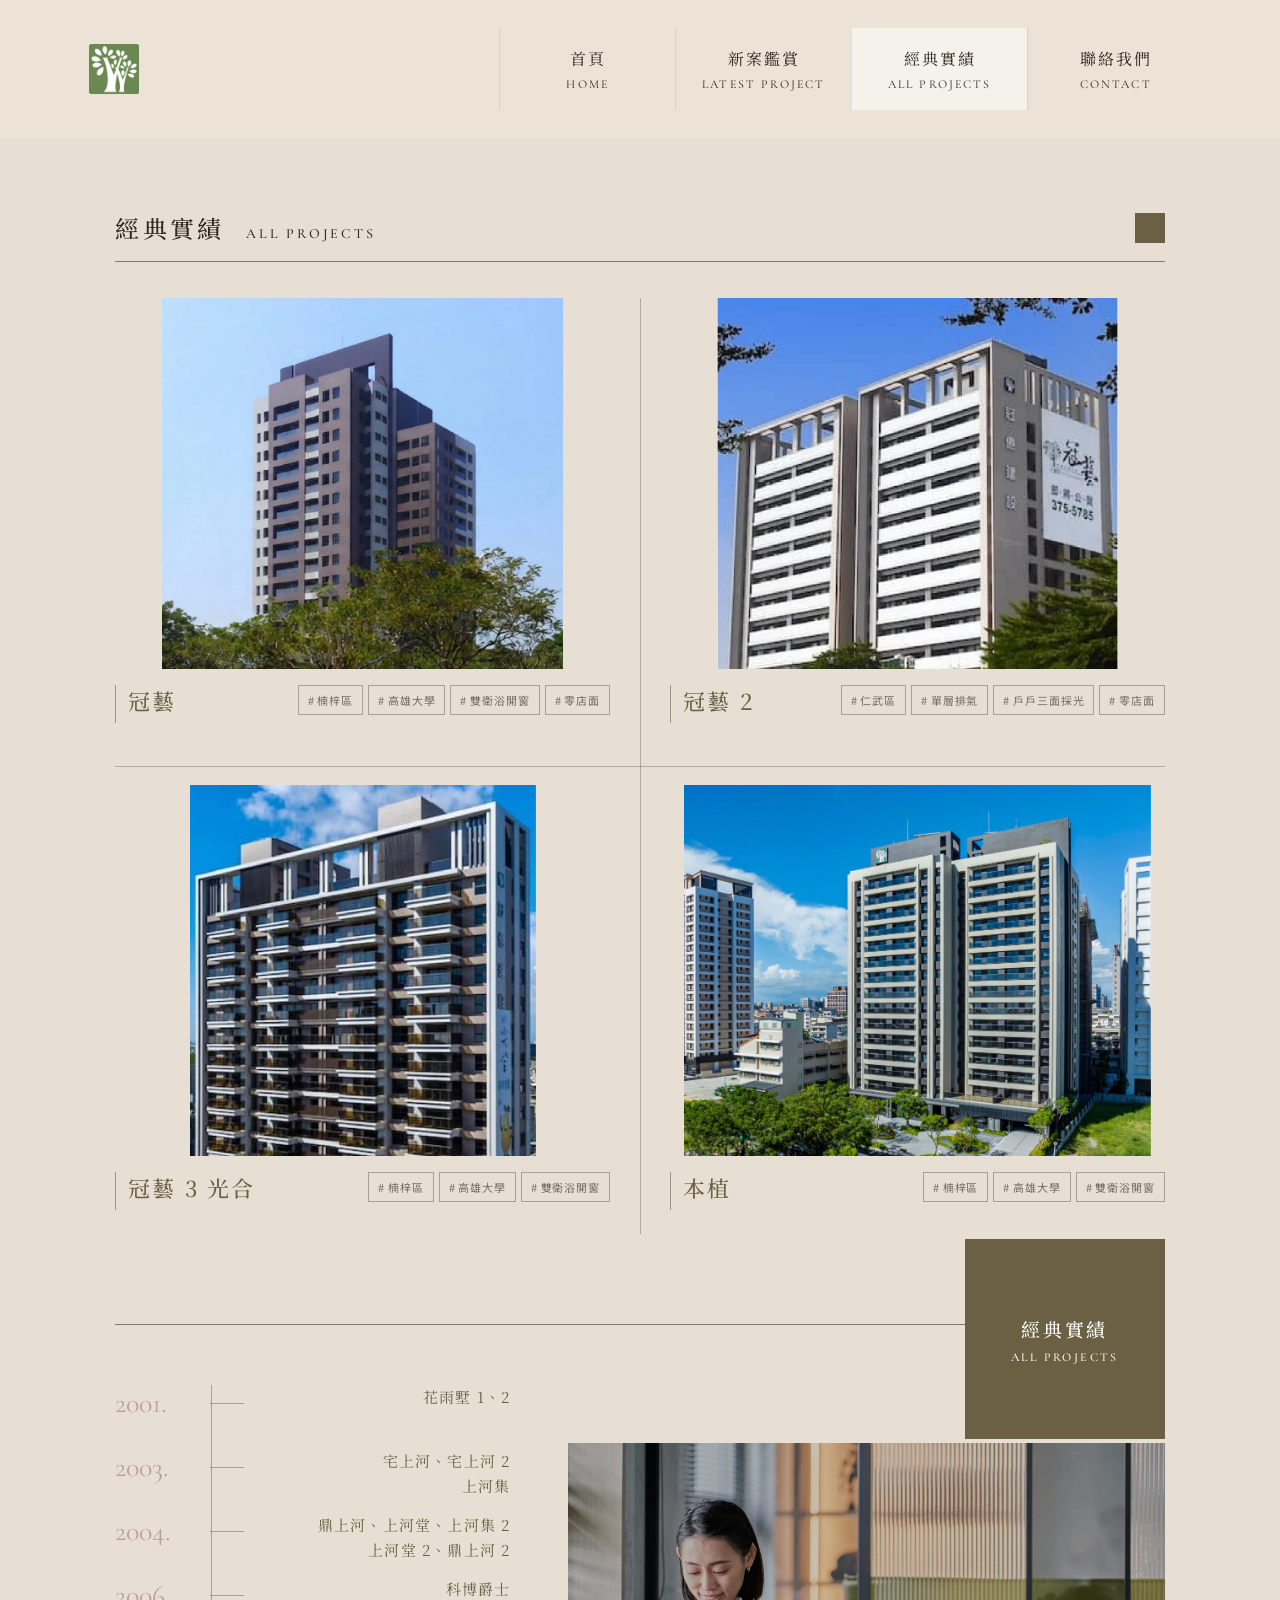
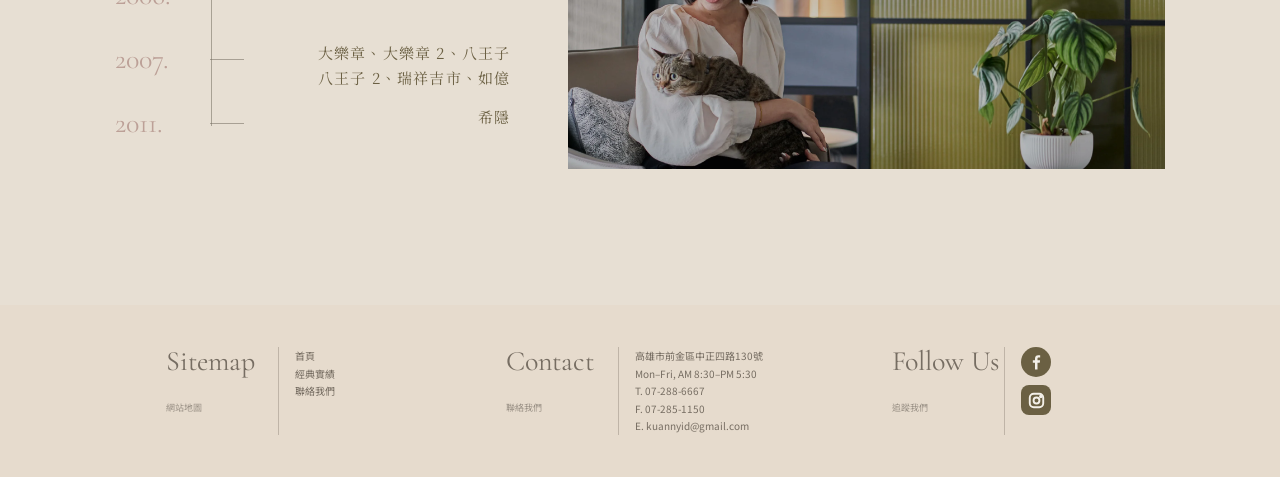
<file: v2/new-design/projects.html>
<!doctype html>
<html lang="zh-Hant">
  <head>
    <meta charset="UTF-8" />
    <meta name="viewport" content="width=device-width, initial-scale=1.0" />
    <meta name="description" content="冠億建設經典實績。" />
    <title>經典實績｜冠億建設</title>
    <link rel="preconnect" href="https://fonts.googleapis.com" />
    <link rel="preconnect" href="https://fonts.gstatic.com" crossorigin />
    <link href="https://fonts.googleapis.com/css2?family=Cormorant+Garamond:wght@400;500;600&family=Noto+Serif+TC:wght@400;500;600&family=Noto+Sans+TC:wght@400;500&display=swap" rel="stylesheet" />
    <link rel="icon" href="IMG/favicon.ico" sizes="any" />
    <link rel="stylesheet" href="new-styles.css?v=48" />
  </head>
  <body class="reference-page projects-page">
    <div class="mobile-projects">
    <header class="site-header"><a class="site-logo" href="new-index.html" aria-label="冠億建設首頁"><img src="IMG/logo.jpg" alt="" /><span class="sr-only">冠億建設</span></a><div class="site-menu"><button class="menu-button" type="button" aria-expanded="false" aria-controls="site-nav"><span></span><span></span><span></span><b class="sr-only">開啟選單</b></button><nav id="site-nav" aria-label="主要導覽"><button class="menu-close" type="button" aria-label="關閉選單">×</button><a href="new-index.html">首頁</a><a aria-disabled="true" tabindex="-1">新案鑑賞</a><a aria-current="page" href="projects.html">經典實績</a><a href="contact.html">聯絡我們</a></nav></div></header>
    <main>
      <section class="projects-mobile-hero" aria-label="經典實績主視覺"><img src="IMG/webp/手機版img/手機版_4.webp" alt="女性在家中抱著貓" /><div><span>經典實績</span><small>ALL PROJECTS</small></div></section>
      <section class="project-section project-page" aria-label="冠億建設經典實績"><div class="carousel project-carousel"><div class="carousel-track">
        <article class="project-card is-active"><div><h2>冠藝</h2><ul><li># 楠梓區</li><li># 高雄大學</li><li># 雙衛浴開窗</li><li># 零店面</li></ul></div><img src="IMG/webp/手機版img/手機版_5.webp" alt="冠藝建案外觀" /></article>
        <article class="project-card"><div><h2>冠藝 2</h2><ul><li># 仁武區</li><li># 單層排氣</li><li># 戶戶三面採光</li><li># 零店面</li></ul></div><img src="IMG/webp/手機版img/手機版_6.webp" alt="冠藝 2 建案外觀" loading="lazy" /></article>
        <article class="project-card"><div><h2>冠藝 3 光合</h2><ul><li># 楠梓區</li><li># 高雄大學</li><li># 雙衛浴開窗</li></ul></div><img src="IMG/webp/手機版img/手機版_7.webp" alt="冠藝 3 光合建案外觀" loading="lazy" /></article>
        <article class="project-card project-card--benshu"><div><h2>本植</h2><ul><li># 楠梓區</li><li># 高雄大學</li><li># 雙衛浴開窗</li></ul></div><img src="IMG/webp/手機版img/手機版_8.webp" alt="冠億本植建案外觀" loading="lazy" /></article>
      </div><div class="carousel-pagination" aria-label="經典實績分頁"></div><div class="carousel-controls"><button class="carousel-control carousel-prev" type="button" aria-label="上一張經典實績"></button><button class="carousel-control carousel-next" type="button" aria-label="下一張經典實績"></button></div><p class="sr-only" aria-live="polite"></p></div></section>
      <section class="projects-timeline" aria-label="經典實績時間軸"><article><time>2001.</time><p>花雨墅 1、2</p></article><article><time>2003.</time><p>宅上河、宅上河 2<br />上河集</p></article><article><time>2004.</time><p><span>鼎上河、上河堂</span><span>上河堂 2、上河集 2</span></p></article><article><time>2006.</time><p class="timeline-2006-items"><span>鼎上河 2</span><span>科博爵士</span></p></article><article><time>2007.</time><p>大樂章、大樂章 2<br />八王子、八王子 2<br />瑞祥吉市、如億</p></article><article><time>2011.</time><p>希隱</p></article></section>
    </main>
    <footer class="mobile-footer"><section class="footer-contact"><h2>Contact</h2><p>聯絡我們</p><address>高雄市前金區中正四路130號<br />Mon–Fri, AM 8:30–PM 5:30<br />T. <a href="tel:+88672886667">07-288-6667</a><br />F. 07-285-1150<br />E. <a href="mailto:kuannyid@gmail.com">kuannyid@gmail.com</a></address></section><section class="footer-sitemap"><h2>Sitemap</h2><p>網站地圖</p><nav aria-label="網站地圖"><a href="new-index.html">首頁</a><a aria-disabled="true" tabindex="-1">新案鑑賞</a><a href="projects.html">經典實績</a><a href="contact.html">聯絡我們</a></nav></section><section class="footer-socials"><h2>Follow Us</h2><p>追蹤我們</p><div aria-label="社群連結"><a class="social-facebook" href="https://www.facebook.com/KUANNYIDEVELOPMENT/"><svg viewBox="0 0 24 24" aria-hidden="true"><path d="M13.8 21v-8h2.7l.4-3h-3.1V8.1c0-.9.3-1.5 1.6-1.5H17V3.9c-.3 0-1.2-.1-2.3-.1-2.3 0-3.9 1.4-3.9 4V10H8.2v3h2.6v8h3Z" /></svg><span class="sr-only">Facebook</span></a><a class="social-instagram" href="https://www.instagram.com/kuannyi/"><svg viewBox="0 0 24 24" aria-hidden="true"><rect x="3.5" y="3.5" width="17" height="17" rx="5" /><circle cx="12" cy="12" r="3.7" /><circle cx="17.4" cy="6.8" r="1" class="social-dot" /></svg><span class="sr-only">Instagram</span></a></div></section></footer>
    </div>
    <main class="desktop-projects">
      <h1 class="sr-only">冠億建設經典實績</h1>
      <nav class="desktop-nav" aria-label="主要導覽"><a class="desktop-logo" href="new-index.html"><img src="IMG/logo.jpg" alt="" /><span class="sr-only">冠億建設</span></a><a href="new-index.html">首頁<small>HOME</small></a><a href="projects.html">新案鑑賞<small>LATEST PROJECT</small></a><a aria-current="page" href="projects.html">經典實績<small>ALL PROJECTS</small></a><a href="contact.html">聯絡我們<small>CONTACT</small></a></nav>
      <section class="desktop-projects-grid-section" aria-labelledby="desktop-projects-title">
        <header><h2 id="desktop-projects-title">經典實績 <small>ALL PROJECTS</small></h2><span aria-hidden="true"></span></header>
        <div class="desktop-projects-grid">
          <article><img src="IMG/webp/網頁版img/網頁版_5.webp" alt="冠藝建案外觀" /><div><h3>冠藝</h3><ul><li># 楠梓區</li><li># 高雄大學</li><li># 雙衛浴開窗</li><li># 零店面</li></ul></div></article>
          <article><img src="IMG/webp/網頁版img/網頁版_6.webp" alt="冠藝 2 建案外觀" /><div><h3>冠藝 2</h3><ul><li># 仁武區</li><li># 單層排氣</li><li># 戶戶三面採光</li><li># 零店面</li></ul></div></article>
          <article><img src="IMG/webp/網頁版img/網頁版_7.webp" alt="冠藝 3 光合建案外觀" /><div><h3>冠藝 3 光合</h3><ul><li># 楠梓區</li><li># 高雄大學</li><li># 雙衛浴開窗</li></ul></div></article>
          <article><img src="IMG/webp/網頁版img/網頁版_8.webp" alt="本植建案外觀" /><div><h3>本植</h3><ul><li># 楠梓區</li><li># 高雄大學</li><li># 雙衛浴開窗</li></ul></div></article>
        </div>
      </section>
      <section class="desktop-projects-timeline" aria-labelledby="desktop-projects-timeline-title">
        <div class="desktop-projects-timeline-inner">
          <div class="desktop-projects-timeline-list">
            <article><time>2001.</time><p>花雨墅 1、2</p></article>
            <article><time>2003.</time><p>宅上河、宅上河 2<br />上河集</p></article>
            <article><time>2004.</time><p>鼎上河、上河堂、上河集 2<br />上河堂 2、鼎上河 2</p></article>
            <article><time>2006.</time><p>科博爵士</p></article>
            <article><time>2007.</time><p>大樂章、大樂章 2、八王子<br />八王子 2、瑞祥吉市、如億</p></article>
            <article><time>2011.</time><p>希隱</p></article>
          </div>
          <img src="IMG/webp/網頁版img/網頁版_4.webp" alt="女子在家中抱著貓咪" />
          <h2 id="desktop-projects-timeline-title"><span>經典實績</span><small>ALL PROJECTS</small></h2>
        </div>
      </section>
      <footer class="desktop-footer"><section class="footer-sitemap"><h2>Sitemap</h2><p>網站地圖</p><nav aria-label="網站地圖"><a href="new-index.html">首頁</a><a href="projects.html">經典實績</a><a href="contact.html">聯絡我們</a></nav></section><section class="footer-contact"><h2>Contact</h2><p>聯絡我們</p><address>高雄市前金區中正四路130號<br />Mon–Fri, AM 8:30–PM 5:30<br />T. 07-288-6667<br />F. 07-285-1150<br />E. kuannyid@gmail.com</address></section><section class="footer-socials"><h2>Follow Us</h2><p>追蹤我們</p><div aria-label="社群連結"><a class="social-facebook" href="https://www.facebook.com/KUANNYIDEVELOPMENT/"><svg viewBox="0 0 24 24" aria-hidden="true"><path d="M13.8 21v-8h2.7l.4-3h-3.1V8.1c0-.9.3-1.5 1.6-1.5H17V3.9c-.3 0-1.2-.1-2.3-.1-2.3 0-3.9 1.4-3.9 4V10H8.2v3h2.6v8h3Z" /></svg><span class="sr-only">Facebook</span></a><a class="social-instagram" href="https://www.instagram.com/kuannyi/"><svg viewBox="0 0 24 24" aria-hidden="true"><rect x="3.5" y="3.5" width="17" height="17" rx="5" /><circle cx="12" cy="12" r="3.7" /><circle cx="17.4" cy="6.8" r="1" class="social-dot" /></svg><span class="sr-only">Instagram</span></a></div></section></footer>
    </main>
    <script src="app.js?v=13"></script>
  </body>
</html>
</file>
<file: v2/new-design/new-styles.css>
:root { --paper:#e7dfd3; --paper-light:#f4f0e9; --ink:#31281f; --olive:#6b6043; --rose:#bca097; --line:rgba(49,40,31,.28); }
* { box-sizing:border-box; }
html { scroll-behavior:smooth; }
body { background:var(--paper); color:var(--ink); font-family:"Noto Serif TC",serif; margin:0; }
a { color:inherit; text-decoration:none; }
img { display:block; max-width:100%; }
button { font:inherit; }
::selection { background:var(--olive); color:#fff; }
.sr-only { clip:rect(0 0 0 0); clip-path:inset(50%); height:1px; overflow:hidden; position:absolute; white-space:nowrap; width:1px; }
main,.contact-section { margin:auto; max-width:540px; overflow:hidden; }
.hero { background:var(--paper-light); overflow:hidden; position:relative; }.hero-carousel { height:min(177.78vw,960px); min-height:560px; }.hero-carousel .carousel-track { aspect-ratio:auto; height:100%; }.hero-slide { inset:0; opacity:0; position:absolute; transition:opacity 1.5s ease; }.hero-slide.is-active { opacity:1; }.hero-slide img { height:100%; object-fit:cover; object-position:center; width:100%; }.hero-brand { background:rgba(244,240,233,.94); color:var(--ink); font-size:19px; height:84px; left:0; letter-spacing:.08em; line-height:1.1; padding:22px 9%; position:absolute; top:0; width:156px; z-index:2; }.hero-brand small { display:block; font-family:"Cormorant Garamond",serif; font-size:12px; letter-spacing:.2em; margin-top:3px; }.hero-caption { bottom:52px; color:#fff; left:0; padding:0 9%; position:absolute; text-align:center; text-shadow:0 1px 8px rgba(0,0,0,.35); width:100%; z-index:2; }.hero-caption p { font-size:21px; letter-spacing:.13em; margin:0 0 10px; }.hero-caption small { font-family:"Cormorant Garamond",serif; font-size:11px; letter-spacing:.2em; line-height:1.55; }.hero-carousel .carousel-pagination { bottom:20px; gap:9px; justify-content:flex-end; padding-right:9%; }.hero-carousel .carousel-pagination button { background:rgba(255,255,255,.72); border-color:#fff; }.hero-carousel .carousel-pagination button.is-active { background:#fff; }.hero-navigation { background:rgba(244,240,233,.94); height:84px; position:absolute; right:0; top:0; width:72px; z-index:3; }.hero-navigation .menu-button { position:relative; }.hero-navigation #site-nav { background:var(--paper-light); box-shadow:-12px 12px 24px rgba(49,40,31,.1); min-height:330px; padding:78px 26px 24px; position:absolute; right:0; top:0; width:235px; }.menu-button { align-items:center; background:transparent; border:0; cursor:pointer; display:flex; flex-direction:column; gap:7px; justify-content:center; min-height:62px; padding:16px 20px; position:absolute; right:0; top:0; width:72px; }.menu-button span { background:var(--ink); display:block; height:1px; width:28px; }#site-nav { display:none; padding:86px 24px 20px; }#site-nav.open { display:block; }#site-nav a { border-bottom:1px solid var(--line); display:block; font-size:16px; letter-spacing:.13em; padding:17px 0; text-align:center; }.section-label { font-family:"Cormorant Garamond",serif; font-size:12px; letter-spacing:.22em; margin:0 0 18px; }.section-heading h2,.belief-section h2,.sustainability-section h2,.contact-copy h2 { font-size:clamp(31px,8vw,45px); font-weight:500; letter-spacing:.05em; line-height:1.45; margin:0 0 27px; }.belief-section > p:last-child { font-size:15px; line-height:2.05; margin:0; }
.belief-section { background:var(--paper); padding:80px 9% 92px; text-align:center; }.belief-section h2 { font-size:clamp(29px,7vw,39px); }.belief-rule { background:var(--ink); height:42px; margin:30px auto; width:1px; }.belief-section > p:last-child { margin:auto; max-width:25ch; }
.history-section,.project-section { padding:76px 0 86px; }.history-section { background:var(--paper-light); }.project-section { background:var(--paper); }.section-heading { padding:0 9% 31px; }.section-heading h2 { margin:0; }
.carousel { overflow:hidden; position:relative; }.carousel-track { aspect-ratio:4 / 5.5; position:relative; }.history-card,.project-card { inset:0; opacity:0; position:absolute; transition:opacity .35s ease; }.history-card.is-active,.project-card.is-active { opacity:1; }.history-card { background:var(--paper); display:block; }.history-card > img { display:block; height:37%; margin:12% auto 0; object-fit:cover; width:74%; }.history-card-copy { padding:8% 0 0; text-align:center; }.history-card time { display:block; font-family:"Cormorant Garamond",serif; font-size:clamp(58px,14vw,76px); line-height:.84; }.history-card time em { color:var(--rose); display:block; font-style:normal; }.history-card-copy p { border-left:1px solid var(--ink); font-size:13px; line-height:1.9; margin:25px auto 0; max-width:190px; padding-left:13px; text-align:left; }
.project-card { background:var(--paper-light); display:grid; grid-template-rows:62% 38%; }.project-card > img { height:100%; object-fit:contain; object-position:center; padding:0; width:100%; }.project-card > div { padding:25px 13% 0; text-align:center; }.project-card span,.project-card p { font-family:"Noto Sans TC",sans-serif; font-size:12px; letter-spacing:.1em; margin:0; }.project-card h3 { color:var(--olive); font-size:clamp(35px,10vw,54px); font-weight:500; letter-spacing:.08em; margin:13px 0 4px; }.carousel-pagination { bottom:86px; display:flex; gap:8px; justify-content:center; left:0; position:absolute; right:0; z-index:2; }.carousel-pagination button { background:rgba(244,240,233,.82); border:1px solid var(--olive); border-radius:50%; cursor:pointer; height:9px; padding:0; width:9px; }.carousel-pagination button.is-active { background:var(--olive); }.carousel-pagination button:focus-visible { outline:2px solid var(--ink); outline-offset:3px; }.carousel-controls { bottom:20px; display:flex; gap:15px; justify-content:center; left:0; position:absolute; right:0; z-index:2; }.carousel-control { background:rgba(244,240,233,.88); border:1px solid var(--olive); border-radius:50%; cursor:pointer; height:55px; position:relative; width:55px; }.carousel-control::before { border-right:1px solid var(--olive); border-top:1px solid var(--olive); content:""; height:14px; left:18px; position:absolute; top:19px; transform:rotate(45deg); width:14px; }.carousel-prev::before { left:23px; transform:rotate(-135deg); }.carousel-control:focus-visible { outline:2px solid var(--ink); outline-offset:3px; }
.sustainability-section { background:var(--paper); position:relative; }.sustainability-section > img { height:auto; width:100%; }
.mobile-sustainability-copy { color:var(--ink); left:50%; position:absolute; text-align:center; top:15%; transform:translateX(-50%); width:84%; }
.mobile-sustainability-copy small { display:block; font-size:16px; letter-spacing:.2em; }
.mobile-sustainability-copy > span { border-left:1px solid currentColor; display:block; height:38px; margin:27px auto 66px; transform:rotate(45deg); width:0; }
.mobile-sustainability-copy h2 { font-size:clamp(20px,5vw,26px); font-weight:500; letter-spacing:.12em; line-height:1.6; margin:0 0 24px; }
.mobile-sustainability-copy p { font-size:clamp(14px,3.6vw,17px); letter-spacing:.1em; line-height:1.9; margin:0; }
.mobile-sustainability-copy p + p { margin-top:28px; }
.contact-section { background:var(--paper-light); padding-bottom:48px; position:relative; }.contact-section > img { aspect-ratio:1; height:auto; object-fit:cover; object-position:center; width:100%; }.contact-title { align-items:center; background:var(--olive); color:#fff; display:flex; flex-direction:column; height:192px; justify-content:center; margin:-54px auto 0; position:relative; width:192px; }.contact-title span { font-size:21px; letter-spacing:.1em; }.contact-title small { font-family:"Cormorant Garamond",serif; font-size:16px; letter-spacing:.16em; margin-top:4px; }.contact-copy { padding:48px 13% 28px; }.contact-copy h2 { color:var(--olive); font-family:"Cormorant Garamond",serif; font-size:43px; margin-bottom:15px; }.contact-copy p { border-left:1px solid var(--line); color:#6e655c; font-family:"Noto Sans TC",sans-serif; font-size:13px; line-height:1.9; margin:0; padding-left:18px; }.social-links { align-items:center; border:1px solid var(--olive); border-radius:999px; display:flex; gap:24px; justify-content:center; margin:8px auto 0; max-width:308px; padding:13px 24px; }.social-links a { align-items:center; color:var(--olive); display:flex; height:52px; justify-content:center; width:52px; }.social-links svg { display:block; height:100%; width:100%; }.social-facebook { background:var(--olive); border-radius:50%; }.social-facebook svg { fill:var(--paper-light); height:34px; width:34px; }.social-instagram { background:var(--olive); border-radius:13px; }.social-instagram svg { fill:none; height:31px; stroke:var(--paper-light); stroke-width:2.4; width:31px; }.social-instagram .social-dot { fill:var(--paper-light); stroke:0; }.social-line { background:var(--olive); border-radius:13px; }.social-line img { height:35px; width:35px; }.copyright { color:#766d62; display:block; font-family:"Noto Sans TC",sans-serif; font-size:9px; margin-top:22px; text-align:center; }
.menu-close { background:transparent; border:0; color:var(--ink); cursor:pointer; font-family:"Noto Sans TC",sans-serif; font-size:32px; font-weight:300; height:58px; line-height:1; padding:0; position:absolute; right:7px; top:8px; width:58px; }.menu-close:focus-visible { outline:2px solid var(--ink); outline-offset:-5px; }.site-header { align-items:center; background:var(--paper-light); display:flex; height:84px; justify-content:space-between; margin:auto; max-width:540px; padding-left:9%; position:relative; z-index:3; }.site-logo { display:block; font-size:19px; letter-spacing:.08em; line-height:1.1; }.site-logo small { display:block; font-family:"Cormorant Garamond",serif; font-size:12px; letter-spacing:.2em; margin-top:3px; }.site-menu { align-self:stretch; position:relative; width:72px; }.site-menu .menu-button { position:relative; }.site-menu #site-nav { background:var(--paper-light); box-shadow:-12px 12px 24px rgba(49,40,31,.1); min-height:330px; padding:78px 26px 24px; position:absolute; right:0; top:0; width:235px; }.site-menu #site-nav a[aria-current="page"] { color:var(--olive); }
.home-intro { background:var(--paper-light); padding:80px 12% 82px; text-align:center; }.home-intro h2,.page-title h1,.page-intro h1 { font-size:clamp(32px,8vw,46px); font-weight:500; letter-spacing:.06em; line-height:1.4; margin:0 0 28px; }.home-intro > p:last-child,.page-title > p:last-child,.page-intro > div > p:last-child { font-size:14px; line-height:2; margin:0; }.home-links { background:var(--paper); padding:14px 9% 58px; }.home-links a { align-items:center; border-bottom:1px solid var(--line); display:grid; grid-template-columns:1fr auto; padding:25px 0; }.home-links span { font-family:"Cormorant Garamond",serif; font-size:12px; letter-spacing:.18em; }.home-links strong { font-size:22px; font-weight:500; grid-column:1; letter-spacing:.08em; margin-top:7px; }.home-links i { font-family:"Cormorant Garamond",serif; font-size:28px; font-style:normal; grid-column:2; grid-row:1 / span 2; }
.mobile-footer { background:#e6dbcd; display:grid; gap:22px; grid-template-columns:1fr; padding:30px 8% 34px; }.mobile-footer section { min-width:0; }.mobile-footer h2 { color:#766d62; font-family:"Cormorant Garamond",serif; font-size:20px; font-weight:400; line-height:1; margin:0 0 5px; }.mobile-footer section > p { color:#9a9186; font-family:"Noto Sans TC",sans-serif; font-size:11px; letter-spacing:.04em; line-height:1.5; margin:0 0 9px; }.mobile-footer address { color:#766d62; font-family:"Noto Sans TC",sans-serif; font-size:12px; font-style:normal; line-height:1.9; margin:0; overflow-wrap:anywhere; }.mobile-footer address a { color:inherit; text-decoration:underline; text-underline-offset:2px; }.mobile-footer nav { display:flex; flex-wrap:wrap; gap:8px 18px; }.mobile-footer nav a { color:#766d62; font-family:"Noto Sans TC",sans-serif; font-size:12px; line-height:1.8; }.mobile-footer .footer-socials > div { display:flex; gap:10px; }.mobile-footer .footer-socials a { align-items:center; display:flex; height:34px; justify-content:center; width:34px; }.mobile-footer .footer-socials svg { display:block; height:100%; width:100%; }.mobile-footer .footer-socials .social-facebook svg { height:22px; width:22px; }.mobile-footer .footer-socials .social-instagram { border-radius:8px; }.mobile-footer .footer-socials .social-instagram svg { height:21px; width:21px; }
.page-intro > img { aspect-ratio:1.35; object-fit:cover; width:100%; }.about-page .about-intro > img { aspect-ratio:auto; }.page-intro > div { background:var(--paper-light); padding:66px 12% 74px; }.page-intro h1 { margin-bottom:28px; }.page-title { background:var(--paper-light); padding:68px 12% 62px; text-align:center; }.contact-page-title { padding-bottom:68px; }.project-page { padding-top:0; }
.project-card h2 { color:var(--olive); font-size:clamp(35px,10vw,54px); font-weight:500; letter-spacing:.08em; margin:13px 0 4px; }
@media (min-width:541px) { body { background:#d9d0c4; }.reference-page { box-shadow:0 0 42px rgba(49,40,31,.16); margin:auto; max-width:540px; } }
@media (prefers-reduced-motion:reduce) { html { scroll-behavior:auto; }.history-card,.project-card { transition:none; } }
.hero-carousel { height:clamp(520px,150vw,720px); min-height:0; }
.mobile-ethos { background:#1c1b19; color:#fff; min-height:clamp(660px,130vw,800px); overflow:hidden; position:relative; }
.mobile-ethos > img { filter:brightness(.45); height:100%; inset:0; object-fit:cover; position:absolute; width:100%; }
.mobile-section-label { align-items:center; background:var(--olive); color:#fff; display:flex; flex-direction:column; height:min(54vw,250px); justify-content:center; left:50%; position:absolute; top:0; transform:translateX(-50%); width:min(54vw,250px); z-index:1; }
.mobile-section-label span { font-size:25px; letter-spacing:.14em; }
.mobile-section-label small { font-family:"Cormorant Garamond",serif; font-size:18px; letter-spacing:.2em; margin-top:9px; }
.mobile-ethos-copy { padding:calc(min(54vw,250px) + clamp(75px,16vw,110px)) 15% 44px; position:relative; text-align:center; z-index:1; }
.mobile-ethos-copy h2 { font-size:clamp(27px,7vw,35px); font-weight:500; letter-spacing:.12em; line-height:1.5; margin:0 0 clamp(75px,16vw,110px); }
.mobile-ethos-copy p { font-size:16px; letter-spacing:.1em; line-height:2; margin:0 0 clamp(25px,5vw,35px); }
.mobile-essential { background:var(--paper); color:var(--ink); }
.mobile-essential-media { background:#e6dbcd; padding-top:108px; position:relative; }
.mobile-essential-media .carousel-track { aspect-ratio:1; position:relative; }
.mobile-essential-slide { inset:0; opacity:0; position:absolute; transition:opacity .35s ease; }
.mobile-essential-slide.is-active { opacity:1; }
.mobile-essential-slide > img { display:block; height:100%; object-fit:cover; width:100%; }
.mobile-essential-media > .mobile-section-label { z-index:3; }
.essential-carousel .carousel-pagination { display:none; }
.essential-carousel .carousel-controls { bottom:18px; justify-content:space-between; padding:0 18px; }
.essential-carousel .carousel-control { background:rgba(49,40,31,.72); border:1px solid rgba(255,255,255,.82); box-shadow:0 2px 10px rgba(0,0,0,.24); height:48px; width:48px; }
.essential-carousel .carousel-control::before { border-color:#fff; border-width:2px; height:13px; left:15px; top:16px; width:13px; }
.essential-carousel .carousel-prev::before { left:19px; }
.journey-carousel { background:var(--paper); overflow:hidden; padding-top:72px; }
.journey-carousel .carousel-track { aspect-ratio:auto; display:grid; position:relative; }
.journey-card { background:var(--paper); grid-area:1 / 1; opacity:0; padding-bottom:280px; pointer-events:none; position:relative; transition:opacity .35s ease; }
.journey-card.is-active { opacity:1; pointer-events:auto; }
.journey-card > img { aspect-ratio:1.38; display:block; margin:0 auto; object-fit:cover; width:76%; }
.journey-card-copy { margin:58px auto 0; width:70%; }
.journey-card time { display:block; font-family:"Cormorant Garamond",serif; font-size:clamp(64px,15vw,86px); font-variant-numeric:lining-nums; line-height:.84; }
.journey-card time em { color:var(--rose); display:block; font-size:clamp(42px,11vw,64px); font-style:normal; line-height:1; margin-top:.08em; white-space:nowrap; }
.journey-card-copy p { border-left:1px solid var(--ink); font-size:15px; letter-spacing:.08em; line-height:1.9; margin:42px 0 0; padding-left:14px; }
.journey-carousel .carousel-pagination { display:none; }
.journey-carousel .carousel-controls { bottom:184px; gap:22px; }
.journey-carousel .carousel-control { background:transparent; border-color:rgba(49,40,31,.32); height:72px; width:72px; }
.journey-carousel .carousel-control::before { height:20px; left:23px; top:24px; width:20px; }
.journey-carousel .carousel-prev::before { left:29px; }
.journey-badge { align-items:center; background:var(--olive); border-radius:140px 140px 0 0; bottom:0; color:#fff; display:flex; flex-direction:column; height:154px; justify-content:center; left:50%; position:absolute; transform:translateX(-50%); width:220px; z-index:2; }
.journey-badge span { font-size:23px; letter-spacing:.14em; }
.journey-badge small { font-family:"Cormorant Garamond",serif; font-size:16px; letter-spacing:.2em; margin-top:7px; }
.projects-mobile-hero { background:var(--paper); height:340px; overflow:hidden; position:relative; }
.projects-mobile-hero > img { height:100%; inset:0; object-fit:cover; object-position:center; position:absolute; width:100%; }
.projects-mobile-hero > div { align-items:center; background:var(--olive); color:#fff; display:flex; flex-direction:column; height:54%; justify-content:center; position:absolute; right:0; top:0; width:48%; }
.projects-mobile-hero span { font-size:25px; letter-spacing:.12em; }
.projects-mobile-hero small { font-family:"Cormorant Garamond",serif; font-size:14px; letter-spacing:.2em; margin-top:9px; }
.projects-page .project-page { background:var(--paper); padding:0; }
.projects-page .project-carousel .carousel-track { aspect-ratio:auto; height:clamp(790px,190vw,1030px); }
.projects-page .project-card { background:var(--paper); display:grid; grid-template-rows:auto minmax(0,1fr); }
.projects-page .project-card > div { padding:76px 11% 24px; text-align:left; }
.projects-page .project-card h2 { color:var(--olive); font-size:clamp(42px,11vw,58px); font-weight:500; letter-spacing:.1em; margin:0 0 32px; padding-bottom:30px; position:relative; }
.projects-page .project-card h2::after { background:var(--olive); content:""; height:1px; inset:auto 0 0; position:absolute; }
.projects-page .project-card ul { display:flex; flex-wrap:wrap; gap:10px 7px; list-style:none; margin:0; padding:0; }
.projects-page .project-card li { border:1px solid rgba(102,91,70,.55); color:#766d62; font-family:"Noto Sans TC",sans-serif; font-size:13px; letter-spacing:.08em; padding:9px 11px; }
.projects-page .project-card > img { align-self:start; aspect-ratio:auto; height:100%; object-fit:contain; object-position:center top; padding:0 11% 54px; width:100%; }
.projects-page .project-card--benshu > img { object-fit:contain; object-position:center top; }
.projects-page .project-carousel .carousel-pagination { display:none; }
.projects-page .project-carousel { margin-bottom:50px; overflow:visible; }
.projects-page .project-carousel .carousel-controls { bottom:-28px; }
.projects-timeline { --timeline-cross-y:clamp(16px,3.9vw,21px); background:var(--paper); padding:72px 10% 100px; }
.projects-timeline article { display:grid; grid-template-columns:30% 1fr; min-height:132px; position:relative; }
.projects-timeline article::after { background:rgba(118,109,98,.5); bottom:0; content:""; left:30%; position:absolute; top:0; width:1px; }
.projects-timeline article:last-child::after { bottom:auto; height:var(--timeline-cross-y); }
.projects-timeline time { color:var(--rose); font-family:"Cormorant Garamond",serif; font-size:clamp(34px,8vw,44px); font-variant-numeric:lining-nums; line-height:1; }
.projects-timeline p { color:var(--olive); font-size:clamp(17px,4.5vw,22px); letter-spacing:.08em; line-height:1.65; margin:0; padding-left:28px; position:relative; text-align:right; }
.projects-timeline p::before { background:rgba(118,109,98,.5); content:""; height:1px; left:-6px; position:absolute; top:var(--timeline-cross-y); width:28px; }
.projects-timeline article:nth-child(3) p span { display:block; }
.projects-timeline .timeline-2006-items { align-items:baseline; display:flex; flex-wrap:wrap; gap:0 12px; justify-content:flex-end; text-align:left; }
.projects-timeline .timeline-2006-items span { white-space:nowrap; }
.mobile-essential-copy { background:var(--paper-light); overflow:hidden; padding:58px 15% 66px; position:relative; }
.mobile-essential-copy h2 { font-size:clamp(28px,7.4vw,37px); font-weight:500; letter-spacing:.12em; line-height:1.5; margin:0 0 38px; }
.mobile-essential-copy p { font-size:15px; letter-spacing:.08em; line-height:1.95; margin:0 0 32px; }
.hero-brand { padding:22px 14px 0 22px; width:170px; }
.desktop-home { display:none; }
.desktop-about { display:none; }
.desktop-projects { display:none; }
.desktop-contact { display:none; }
@media (prefers-reduced-motion:no-preference) {
  html.motion-ready .home-page .reveal .reveal-media,
  html.motion-ready .home-page .reveal .reveal-copy,
  html.motion-ready .home-page .reveal .reveal-label,
  html.motion-ready .home-page .reveal.reveal-nav { opacity:0; transform:translateY(26px); transition:opacity .72s ease,transform .72s cubic-bezier(.22,1,.36,1); will-change:opacity,transform; }
  html.motion-ready .home-page .reveal .reveal-label { transition-delay:.1s; }
  html.motion-ready .home-page .reveal .reveal-copy { transition-delay:.2s; }
  html.motion-ready .home-page .reveal.visible .reveal-media,
  html.motion-ready .home-page .reveal.visible .reveal-copy,
  html.motion-ready .home-page .reveal.visible .reveal-label,
  html.motion-ready .home-page .reveal.visible.reveal-nav { opacity:1; transform:translateY(0); }
  html.motion-ready .home-page .home-hero-intro .hero-slide img { transform:scale(1.04); transition:transform 1.2s cubic-bezier(.22,1,.36,1); }
  html.motion-ready .home-page .home-hero-intro.visible .hero-slide.is-active img { transform:scale(1); }
  html.motion-ready .home-page .mobile-ethos .reveal-label,
  html.motion-ready .home-page .mobile-essential .reveal-label,
  html.motion-ready .home-page .journey-carousel .reveal-label { transform:translateX(-50%) translateY(26px); }
  html.motion-ready .home-page .mobile-ethos.visible .reveal-label,
  html.motion-ready .home-page .mobile-essential.visible .reveal-label,
  html.motion-ready .home-page .journey-carousel.visible .reveal-label { transform:translateX(-50%) translateY(0); }
  html.motion-ready .home-page .desktop-sustainability .reveal-copy { transform:translateX(-50%) translateY(26px); }
  html.motion-ready .home-page .desktop-sustainability.visible .reveal-copy { transform:translateX(-50%) translateY(0); }
}
@media (min-width:1024px) {
  .home-page { background:#e6dbcd; max-width:none; width:100%; }
  .home-page main { max-width:none; overflow:visible; }
  .home-page .mobile-home { display:none; }
  .home-page .desktop-home { display:block; }
  .desktop-hero { height:min(47vw,740px); min-height:560px; }
  .desktop-hero .carousel-track { aspect-ratio:auto; height:100%; }
  .desktop-hero-slide { inset:0; opacity:0; position:absolute; transition:opacity .5s ease; }
  .desktop-hero-slide.is-active { opacity:1; }
  .desktop-hero-slide img { height:100%; object-fit:cover; object-position:center; width:100%; }
  .desktop-hero::after { background:linear-gradient(90deg,rgba(0,0,0,.35),transparent 58%,rgba(0,0,0,.22)); content:""; inset:0; pointer-events:none; position:absolute; }
  .desktop-hero-caption { bottom:70px; color:#fff; left:9%; position:absolute; text-shadow:0 1px 8px rgba(0,0,0,.35); z-index:1; }
  .desktop-hero-caption p { font-size:26px; letter-spacing:.16em; margin:0 0 10px; }
  .desktop-hero-caption small { font-family:"Cormorant Garamond",serif; font-size:14px; letter-spacing:.2em; }
  .desktop-hero .carousel-pagination { display:none; }
  .desktop-hero .carousel-controls { bottom:44px; justify-content:flex-end; padding-right:7%; z-index:2; }
  .desktop-hero .carousel-control { background:transparent; border:0; border-radius:0; height:48px; width:64px; }
  .desktop-hero .carousel-control::before { border-color:#fff; height:20px; left:17px; top:14px; width:20px; }
  .desktop-hero .carousel-prev::before { left:27px; }
  .desktop-nav { align-items:center; background:#ece2d5; display:grid; grid-template-columns:2.4fr repeat(4,1fr); min-height:138px; padding:0 6%; }
  .desktop-nav > a { font-size:16px; letter-spacing:.12em; padding:19px 12px; text-align:center; }
  .desktop-nav > a:not(.desktop-logo) { border-left:1px solid rgba(49,40,31,.09); }
  .desktop-nav > a[aria-current="page"] { background:rgba(255,255,255,.52); }
  .desktop-nav small { display:block; font-family:"Cormorant Garamond",serif; font-size:12px; letter-spacing:.18em; margin-top:7px; }
  .desktop-nav .desktop-logo { font-family:"Noto Sans TC",sans-serif; font-size:22px; font-weight:500; text-align:left; }
  .desktop-ethos { background:linear-gradient(110deg,#e6dbcd 55%,#f2ece4); display:grid; grid-template-columns:52% 48%; min-height:500px; position:relative; }
  .desktop-ethos > img { height:500px; margin-top:0; object-fit:cover; width:100%; }
  .desktop-ethos-caption { bottom:78px; color:#fff; font-size:clamp(18px,1.5vw,24px); left:9%; letter-spacing:.14em; margin:0; position:absolute; text-shadow:0 1px 8px rgba(0,0,0,.45); width:38%; z-index:1; }
  .desktop-ethos-label,.desktop-panel { align-items:center; background:var(--olive); color:#fff; display:flex; flex-direction:column; justify-content:center; }
  .desktop-ethos-label { height:180px; left:52%; position:absolute; top:0; width:180px; }
  .desktop-ethos-label span,.desktop-panel span { font-size:18px; letter-spacing:.16em; }
  .desktop-ethos-label small,.desktop-panel small { font-family:"Cormorant Garamond",serif; font-size:13px; letter-spacing:.2em; margin-top:6px; }
  .desktop-ethos-copy { align-self:stretch; box-sizing:border-box; display:flex; flex-direction:column; height:500px; justify-content:flex-end; justify-self:center; max-width:100%; padding:90px 32px 40px; width:340px; }
  .desktop-ethos-copy h2,.desktop-essential-copy h2 { font-size:29px; font-weight:500; letter-spacing:.12em; line-height:1.65; margin:0 0 34px; }
  .desktop-essential-copy p { font-size:14px; letter-spacing:.08em; line-height:2.1; margin:0; }
  .desktop-ethos-copy p { font-size:16px; letter-spacing:.08em; line-height:2; margin:0; }
  .desktop-essential { background:#e6dbcd; display:grid; grid-template-columns:42% 58%; min-height:660px; }
  .desktop-essential-copy { padding:0 52px 35px 9vw; }
  .desktop-panel { height:200px; margin-bottom:55px; width:200px; }
  .desktop-essential-copy p { line-height:1.9; }
  .desktop-essential-copy p + p { margin-top:20px; }
  .desktop-essential-media { height:100%; min-height:0; }
  .desktop-essential-media .carousel-track { aspect-ratio:auto; height:100%; }
  .desktop-essential-slide { inset:0; opacity:0; position:absolute; transition:opacity .5s ease; }
  .desktop-essential-slide.is-active { opacity:1; }
  .desktop-essential-slide img { height:100%; object-fit:cover; object-position:center 60%; width:100%; }
  .desktop-essential-media .carousel-pagination { display:none; }
  .desktop-essential-media .carousel-controls { bottom:24px; justify-content:flex-end; padding-right:25px; }
  .desktop-essential-media .carousel-control { background:transparent; border:0; border-radius:0; height:48px; width:64px; }
  .desktop-essential-media .carousel-control::before { border-color:#fff; height:20px; left:17px; top:14px; width:20px; }
  .desktop-essential-media .carousel-prev::before { left:27px; }
  .desktop-history { background:#b59d90; min-height:860px; overflow:hidden; padding:92px 8% 0; position:relative; }
  .desktop-history-viewport { margin:0 auto; max-width:1280px; overflow:hidden; }
  .desktop-history-cards { aspect-ratio:auto; display:flex; gap:28px; margin:0; transition:transform .45s ease; }
  .desktop-history-cards article { flex:0 0 calc((100% - 56px) / 3); min-width:0; }
  .desktop-history-cards img { aspect-ratio:1.34; object-fit:cover; width:100%; }
  .desktop-history-cards article > div { padding-top:20px; }
  .desktop-history time { color:var(--ink); display:block; font-family:"Cormorant Garamond",serif; font-size:43px; line-height:.86; }
  .desktop-history .desktop-history-year { display:block; font-family:"Noto Serif TC",serif; line-height:1; }
  .desktop-history time em { color:#e4c9c0; display:block; font-style:normal; }
  .desktop-history p { border-left:1px solid var(--ink); font-size:12px; line-height:1.8; margin:19px 0 0; min-height:86px; padding-left:13px; }
  .desktop-history .carousel-controls { bottom:73px; gap:290px; }
  .desktop-history .carousel-control { background:transparent; border-color:rgba(49,40,31,.45); height:52px; width:52px; }
  .desktop-history .carousel-control::before { height:16px; left:16px; top:17px; width:16px; }
  .desktop-history .carousel-prev::before { left:20px; }
  .desktop-history > h2 { align-items:center; background:var(--olive); border-radius:160px 160px 0 0; bottom:0; color:#fff; display:flex; flex-direction:column; font-size:21px; font-weight:500; height:185px; justify-content:center; left:calc(50% - 92px); letter-spacing:.15em; margin:0; position:absolute; width:185px; }
  .desktop-history > h2 small { font-family:"Cormorant Garamond",serif; font-size:13px; letter-spacing:.18em; margin-top:8px; }
  .desktop-sustainability { height:660px; overflow:hidden; position:relative; }
  .desktop-sustainability > img { height:100%; object-fit:cover; object-position:center 86%; width:100%; }
  .desktop-sustainability::after { background:rgba(69,42,38,.16); content:""; inset:0; position:absolute; }
  .desktop-sustainability > div { color:var(--ink); display:grid; gap:0 42px; grid-template-columns:180px minmax(0,1fr); left:50%; max-width:860px; position:absolute; text-align:left; top:108px; transform:translateX(-50%); width:70%; z-index:1; }
  .desktop-sustainability small { align-self:center; font-size:14px; grid-row:2; letter-spacing:.2em; padding-right:58px; position:relative; white-space:nowrap; }
  .desktop-sustainability small::after { border-top:1px solid currentColor; content:""; position:absolute; right:7px; top:50%; transform:rotate(-45deg); width:25px; }
  .desktop-sustainability h2 { font-size:30px; font-weight:500; grid-column:2; letter-spacing:.14em; margin:0 0 17px; }
  .desktop-sustainability p { font-size:14px; grid-column:2; letter-spacing:.1em; line-height:2; margin:0; }
  .desktop-footer { background:#e6dbcd; display:grid; gap:0; grid-template-columns:1.25fr 1.55fr 1fr; padding:42px 13%; }
  .desktop-footer section { display:grid; grid-template-columns:112px minmax(0,1fr); min-width:0; }
  .desktop-footer .footer-contact,.desktop-footer .footer-socials { padding-left:28px; }
  .desktop-footer h2 { color:#766d62; font-family:"Cormorant Garamond",serif; font-size:28px; font-weight:400; grid-column:1; line-height:1; margin:0 0 5px; white-space:nowrap; }
  .desktop-footer section > p { color:#9a9186; font-family:"Noto Sans TC",sans-serif; font-size:9px; grid-column:1; line-height:1.5; margin:0; }
  .desktop-footer nav,.desktop-footer address,.desktop-footer .footer-socials > div { border-left:1px solid rgba(118,109,98,.35); grid-column:2; grid-row:1 / span 2; padding-left:16px; }
  .desktop-footer nav a,.desktop-footer address { color:#766d62; display:block; font-family:"Noto Sans TC",sans-serif; font-size:10px; font-style:normal; line-height:1.75; margin:0; overflow-wrap:anywhere; }
  .desktop-footer .footer-socials > div { align-items:flex-start; display:flex; flex-direction:column; gap:8px; }
  .desktop-footer .footer-socials a { align-items:center; display:flex; height:30px; justify-content:center; width:30px; }
  .desktop-footer .footer-socials svg { display:block; height:100%; width:100%; }
  .desktop-footer .footer-socials .social-facebook svg { height:20px; width:20px; }
  .desktop-footer .footer-socials .social-instagram { border-radius:8px; }
  .desktop-footer .footer-socials .social-instagram svg { height:19px; width:19px; }
}
@media (min-width:1024px) {
  .about-page { background:#e6dbcd; max-width:none; width:100%; }
  .about-page .site-header,.about-page .mobile-about { display:none; }
  .about-page main { max-width:none; overflow:visible; }
  .about-page .desktop-about { display:block; }
  .desktop-about-hero { background:#e6dbcd; display:grid; grid-template-columns:57% 43%; min-height:710px; }
  .desktop-about-hero > img { height:560px; object-fit:cover; width:100%; }
  .desktop-about-hero > div { align-self:end; max-width:440px; padding:0 9% 98px; }
  .desktop-about-hero > div > p:first-child,.desktop-about-belief-copy > p:first-child,.desktop-about-history header > p { font-family:"Cormorant Garamond",serif; font-size:14px; letter-spacing:.24em; margin:0 0 28px; }
  .desktop-about-hero h1 { font-size:38px; font-weight:500; letter-spacing:.03em; line-height:1.5; margin:0; }
  .desktop-about-hero span { background:var(--ink); display:block; height:48px; margin:34px 0; width:1px; }
  .desktop-about-hero > div > p:last-child { font-size:14px; letter-spacing:.08em; line-height:2.1; margin:0; }
  .desktop-about-belief { background:#f1ebe3; display:grid; grid-template-columns:24% 32% 44%; min-height:650px; padding:105px 9%; }
  .desktop-about-panel { align-self:start; align-items:center; background:var(--olive); color:#fff; display:flex; flex-direction:column; height:178px; justify-content:center; width:178px; }
  .desktop-about-panel span { font-size:18px; letter-spacing:.16em; }
  .desktop-about-panel small { font-family:"Cormorant Garamond",serif; font-size:13px; letter-spacing:.2em; margin-top:6px; }
  .desktop-about-belief-copy { align-self:center; padding-right:48px; }
  .desktop-about-belief-copy h2 { font-size:32px; font-weight:500; letter-spacing:.1em; line-height:1.65; margin:0 0 36px; }
  .desktop-about-belief-copy > p:last-child { font-size:14px; letter-spacing:.08em; line-height:2.05; margin:0; }
  .desktop-about-belief > img { align-self:center; height:460px; object-fit:cover; width:100%; }
  .desktop-about-history { background:#b59d90; padding:100px 7% 115px; }
  .desktop-about-history header { color:var(--ink); text-align:center; }
  .desktop-about-history header > p { margin-bottom:12px; }
  .desktop-about-history h2 { font-size:36px; font-weight:500; letter-spacing:.14em; margin:0 0 65px; }
  .desktop-about-history-grid { display:grid; gap:30px; grid-template-columns:repeat(5,1fr); margin:0 auto; max-width:1440px; }
  .desktop-about-history-grid article { min-width:0; }
  .desktop-about-history-grid img { aspect-ratio:1; object-fit:cover; width:100%; }
  .desktop-about-history-grid time { display:block; font-family:"Cormorant Garamond",serif; font-size:34px; line-height:.9; margin-top:24px; }
  .desktop-about-history-grid time em { color:#ead3ca; display:block; font-style:normal; }
  .desktop-about-history-grid p { border-left:1px solid var(--ink); font-size:12px; line-height:1.9; margin:20px 0 0; padding-left:12px; }
}
@media (min-width:1024px) {
  body.reference-page.projects-page { background:#e6dbcd; max-width:none; width:100%; }
  .projects-page .mobile-projects { display:none; }
  .projects-page .desktop-projects { display:block; margin-left:calc(50% - 50vw); max-width:none; width:100vw; }
  .desktop-projects-grid-section { background:var(--paper); padding:72px 9% 0; }
  .desktop-projects-grid-section header { align-items:center; border-bottom:1px solid rgba(49,40,31,.55); display:flex; justify-content:space-between; margin:0 auto 36px; max-width:1060px; padding-bottom:16px; }
  .desktop-projects-grid-section h2 { font-size:24px; font-weight:500; letter-spacing:.14em; margin:0; }
  .desktop-projects-grid-section h2 small { font-family:"Cormorant Garamond",serif; font-size:14px; letter-spacing:.2em; margin-left:12px; }
  .desktop-projects-grid-section header > span { background:var(--olive); display:block; height:30px; width:30px; }
  .desktop-projects-grid { display:grid; gap:38px 60px; grid-template-columns:repeat(2,minmax(0,1fr)); margin:0 auto; max-width:1060px; position:relative; }
  .desktop-projects-grid::before,.desktop-projects-grid::after { background:rgba(49,40,31,.28); content:""; position:absolute; }
  .desktop-projects-grid::before { bottom:0; left:50%; top:0; width:1px; }
  .desktop-projects-grid::after { height:1px; left:0; right:0; top:50%; }
  .desktop-projects-grid article { min-width:0; padding-bottom:24px; position:relative; }
  .desktop-projects-grid img { aspect-ratio:4 / 3; background:var(--paper); display:block; object-fit:contain; width:100%; }
  .desktop-projects-grid article > div { align-items:start; border-left:1px solid rgba(49,40,31,.4); display:flex; justify-content:space-between; margin-top:16px; min-height:38px; padding-left:12px; }
  .desktop-projects-grid h3 { color:var(--olive); font-size:22px; font-weight:500; letter-spacing:.1em; margin:0; white-space:nowrap; }
  .desktop-projects-grid ul { display:flex; flex-wrap:wrap; gap:5px; justify-content:flex-end; list-style:none; margin:0; max-width:68%; padding:0; }
  .desktop-projects-grid li { border:1px solid rgba(49,40,31,.34); color:#766d62; font-family:"Noto Sans TC",sans-serif; font-size:11px; letter-spacing:.08em; padding:6px 9px; white-space:nowrap; }
  .desktop-projects-timeline { background:var(--paper); padding:90px 9% 100px; }
  .desktop-projects-timeline-inner { border-top:1px solid rgba(49,40,31,.55); display:grid; grid-template-columns:minmax(340px,.95fr) minmax(420px,1.25fr); margin:0 auto; max-width:1060px; padding:60px 0 36px; position:relative; }
  .desktop-projects-timeline-list { padding:0 58px 0 0; }
  .desktop-projects-timeline-list article { display:grid; grid-template-columns:96px 1fr; min-height:64px; position:relative; }
  .desktop-projects-timeline-list article::before { background:rgba(118,109,98,.55); bottom:0; content:""; left:96px; position:absolute; top:0; width:1px; }
  .desktop-projects-timeline-list article:last-child::before { bottom:auto; height:21px; }
  .desktop-projects-timeline-list time { color:var(--rose); font-family:"Cormorant Garamond",serif; font-size:28px; line-height:1; padding-top:4px; }
  .desktop-projects-timeline-list p { color:var(--olive); font-size:15px; letter-spacing:.08em; line-height:1.65; margin:0; padding:0 0 14px 38px; position:relative; text-align:right; }
  .desktop-projects-timeline-list p::before { background:rgba(118,109,98,.55); content:""; height:1px; left:-1px; position:absolute; top:18px; width:34px; }
  .desktop-projects-timeline-inner > img { align-self:end; height:326px; object-fit:cover; object-position:center 75%; width:100%; }
  .desktop-projects-timeline-inner > h2 { align-items:center; background:var(--olive); color:#fff; display:flex; flex-direction:column; font-size:19px; font-weight:500; height:200px; justify-content:center; letter-spacing:.14em; margin:0; position:absolute; right:0; top:-86px; width:200px; }
  .desktop-projects-timeline-inner > h2 small { font-family:"Cormorant Garamond",serif; font-size:12px; letter-spacing:.2em; margin-top:8px; }
}
@media (min-width:1024px) {
  body.reference-page.contact-page { background:#e6dbcd; max-width:none; width:100%; }
  .contact-page .mobile-contact { display:none; }
  .contact-page .desktop-contact { display:block; margin-left:calc(50% - 50vw); max-width:none; width:100vw; }
  .desktop-contact-details { align-items:center; background:#d9d0c4; display:grid; grid-template-columns:56% 44%; min-height:max(100vh,min(46vw,768px)); padding:0 20px; }
  .desktop-contact-visual { aspect-ratio:1; position:relative; width:min(46vw,768px); }
  .desktop-contact-visual > img { height:100%; object-fit:cover; object-position:center; width:100%; }
  .desktop-contact-panel { align-items:center; aspect-ratio:1; background:var(--olive); color:#fff; display:flex; flex-direction:column; justify-content:center; position:absolute; right:-27%; top:0; width:37.25%; }
  .desktop-contact-panel span { font-size:20px; letter-spacing:.16em; }
  .desktop-contact-panel small { font-family:"Cormorant Garamond",serif; font-size:13px; letter-spacing:.2em; margin-top:6px; }
  .desktop-contact-copy { max-width:430px; transform:translateX(10vw); width:100%; }
  .desktop-contact-copy h2 { color:var(--olive); font-family:"Cormorant Garamond",serif; font-size:50px; font-weight:400; line-height:1; margin:0 0 28px min(4vw,68px); }
  .desktop-contact-copy > .desktop-contact-info { border-left:1px solid rgba(49,40,31,.45); display:grid; gap:30px; grid-template-columns:1fr; margin:0 0 76px min(4vw,68px); padding-left:28px; }
  .desktop-contact-copy > .desktop-contact-info p { color:#766d62; font-family:"Noto Sans TC",sans-serif; font-size:14px; letter-spacing:.04em; line-height:1.8; margin:0; }
  .desktop-contact-copy a { text-decoration:underline; text-decoration-thickness:1px; text-underline-offset:3px; }
  .desktop-contact-copy .desktop-social-links { height:114px; margin:0; max-width:427px; padding:0 32px; width:100%; }
  .desktop-contact-copy .desktop-social-links a { flex:0 0 66px; height:66px; width:66px; }
  .desktop-contact-copy .desktop-social-links { gap:36px; }
  .desktop-contact-copy .social-facebook svg { height:58px; width:58px; }
  .desktop-contact-copy .social-instagram svg { height:48px; width:48px; }
  .desktop-contact-copy .social-line img { height:54px; width:54px; }
  .desktop-contact-note { color:#766d62; font-size:13px; letter-spacing:.08em; margin:22px 0 0; text-align:center; }
}

.hero-brand { align-items:center; display:flex; padding:14px 22px; }
.hero-brand img { height:52px; object-fit:contain; width:52px; }
.hero-carousel .hero-brand { background:transparent; height:56px; left:14px; padding:0; top:14px; width:56px; }
.hero-carousel .hero-navigation { background:transparent; height:56px; right:14px; top:14px; width:56px; }
.hero-carousel .menu-button { min-height:56px; padding:14px; width:56px; }
.hero-carousel .menu-button span { width:22px; }
.site-logo { align-items:center; display:flex; }
.site-logo img { height:46px; object-fit:contain; width:46px; }
@media (max-width:1023px) {
  .hero-carousel::before { background:var(--paper-light); content:""; height:72px; left:50%; position:fixed; top:0; transform:translateX(-50%); width:min(100vw,540px); z-index:10; }
  .hero-carousel .hero-brand { left:max(14px,calc(50% - 256px)); position:fixed; top:8px; z-index:11; }
  .hero-carousel .hero-navigation { position:fixed; right:max(14px,calc(50% - 256px)); top:8px; z-index:11; }
  .site-header { height:72px; left:50%; max-width:540px; padding-left:16px; position:fixed; top:0; transform:translateX(-50%); width:100%; z-index:20; }
  .site-logo img { height:44px; width:44px; }
  .site-menu { width:56px; }
  .site-menu .menu-button { min-height:56px; padding:14px; width:56px; }
  .site-menu .menu-button span { width:22px; }
  .mobile-about { padding-top:72px; }
  .mobile-projects > main,.mobile-contact > main { padding-top:72px; }
}
@media (min-width:1024px) {
  .desktop-nav .desktop-logo { align-items:center; display:flex; }
  .desktop-nav .desktop-logo img { height:50px; object-fit:contain; width:50px; }
}
</file>
